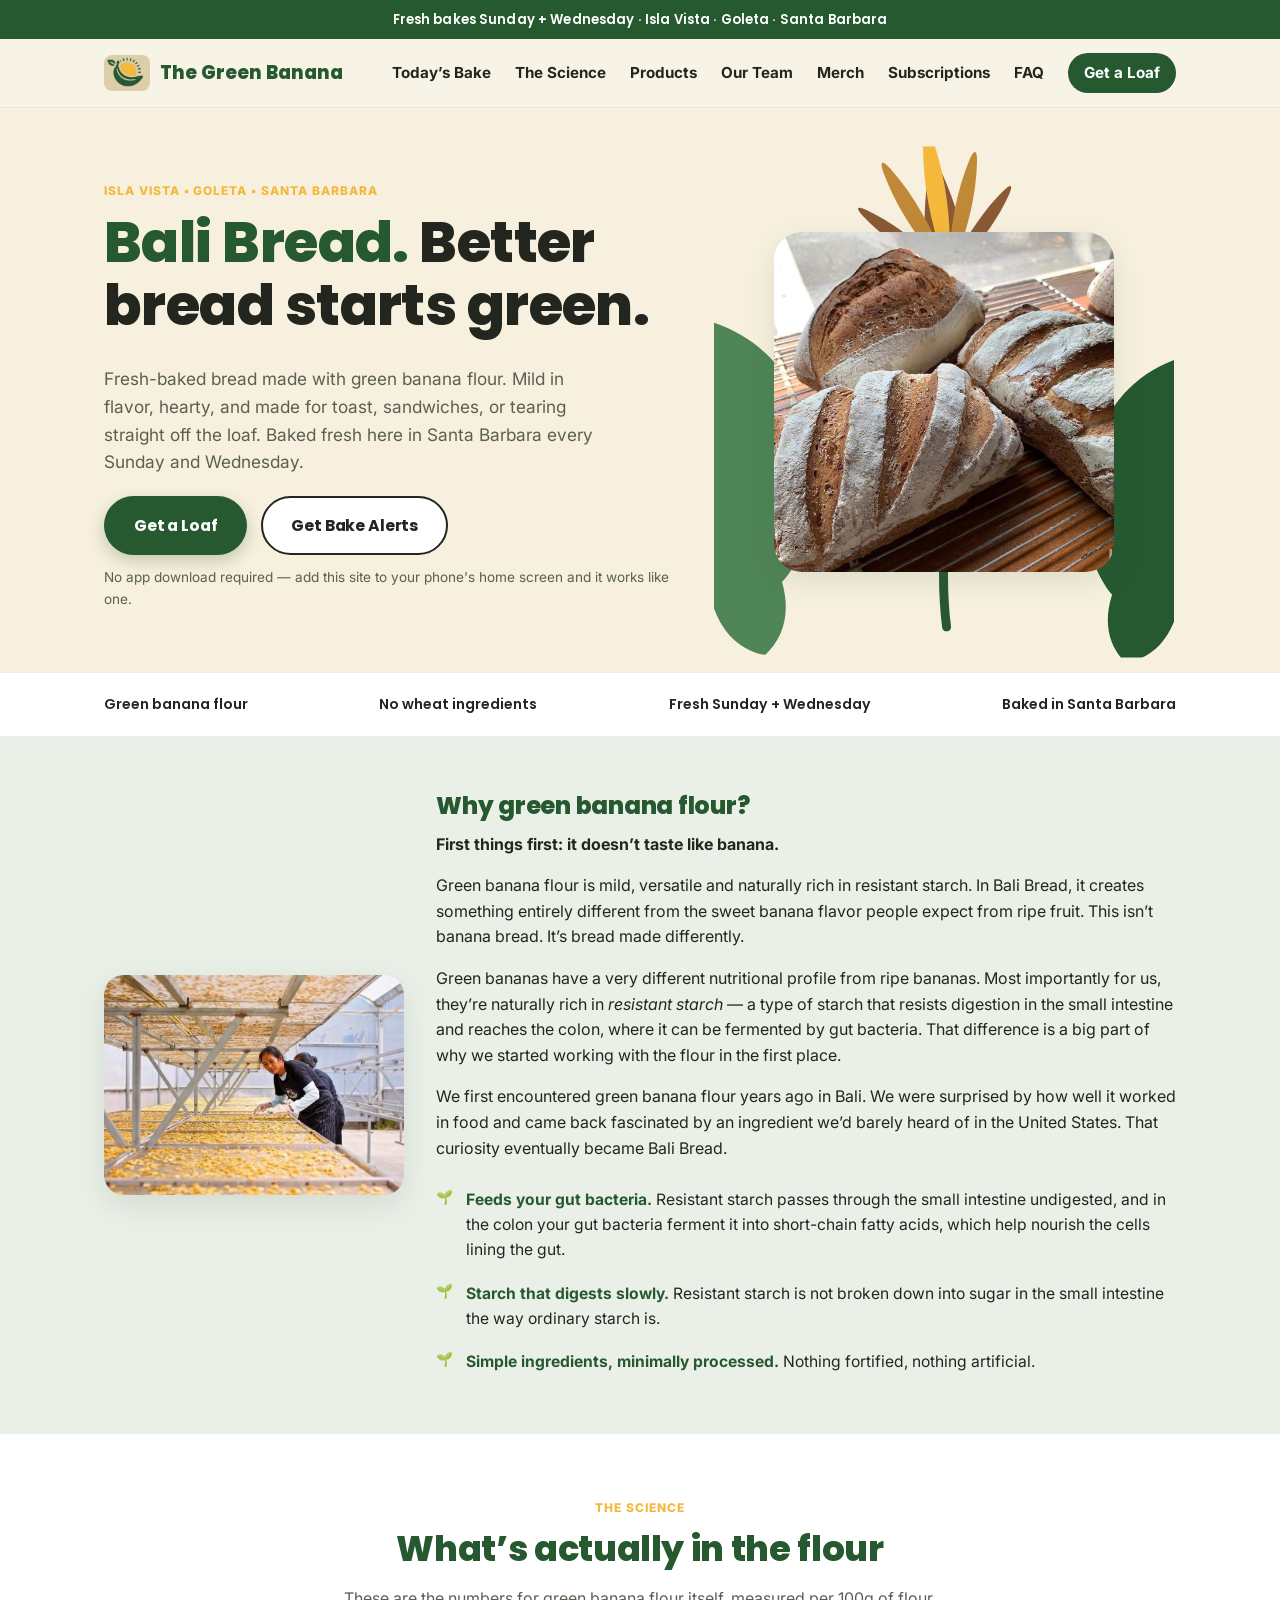
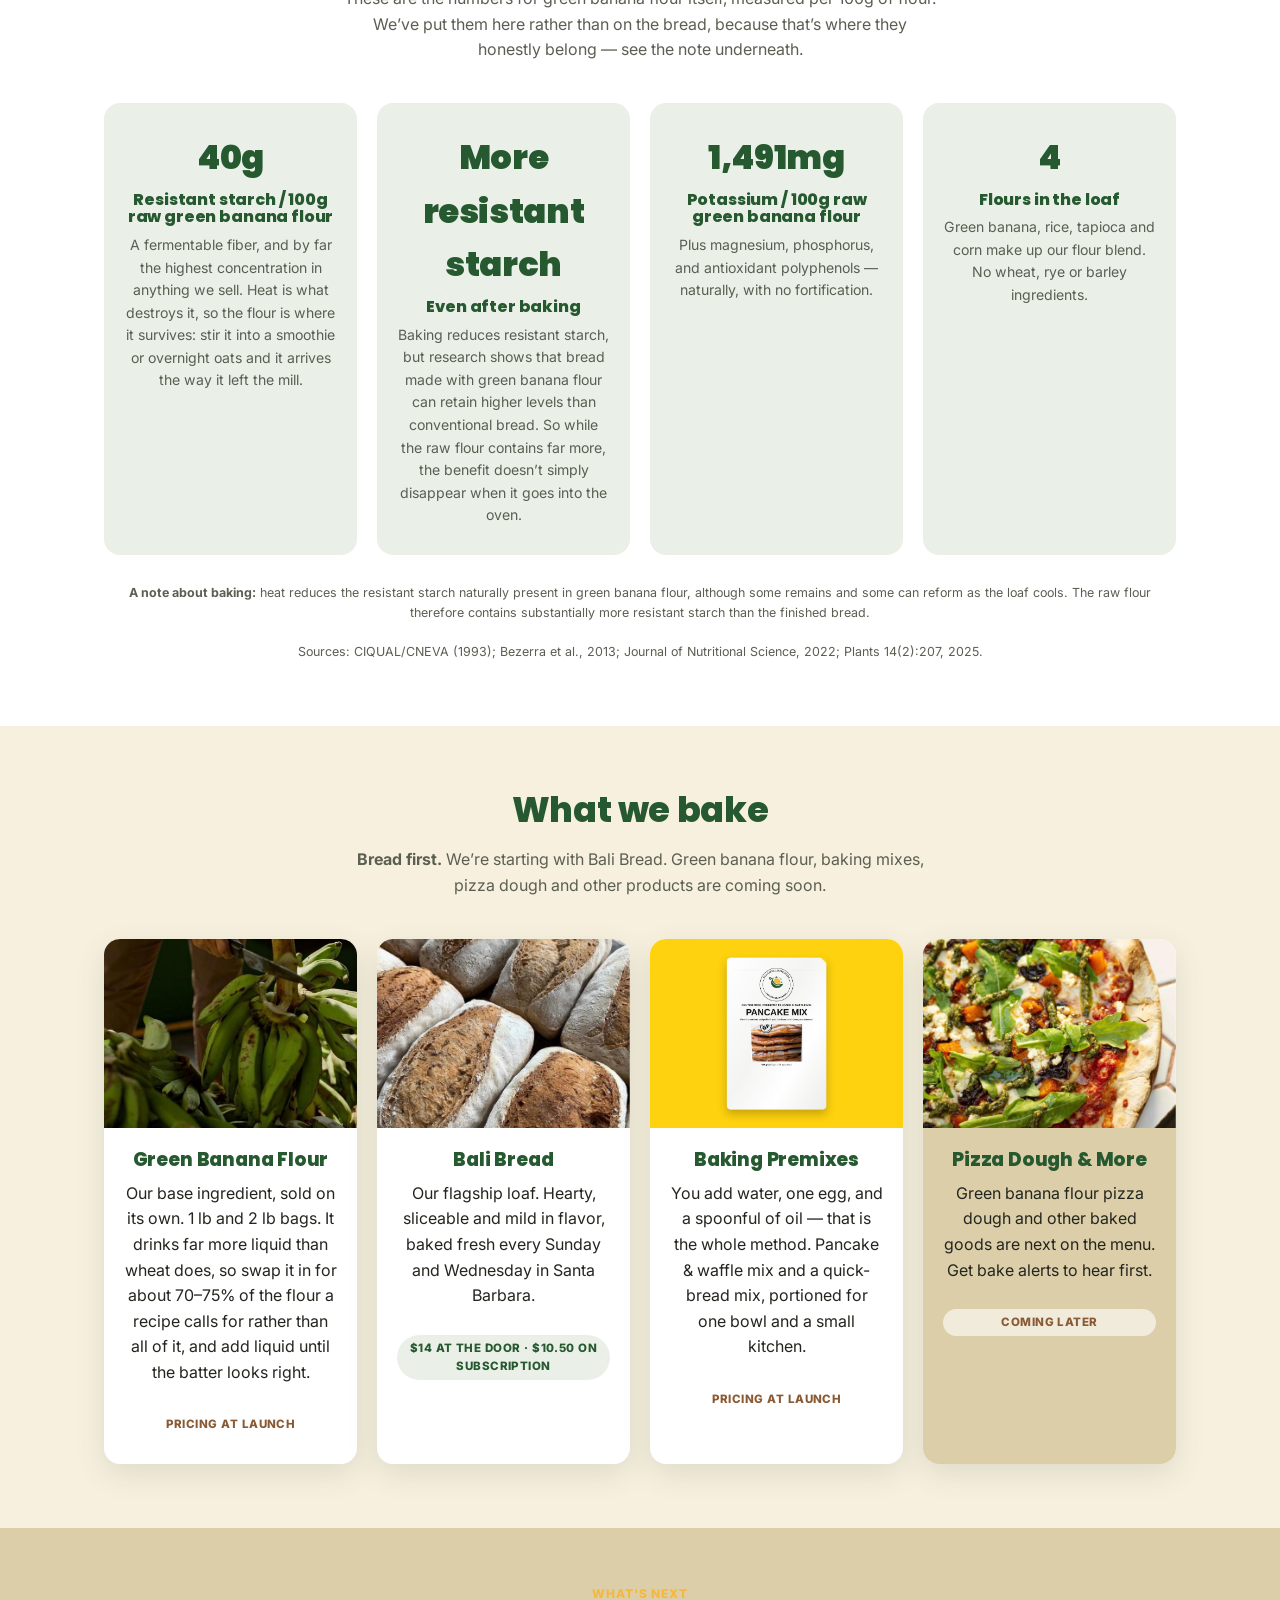
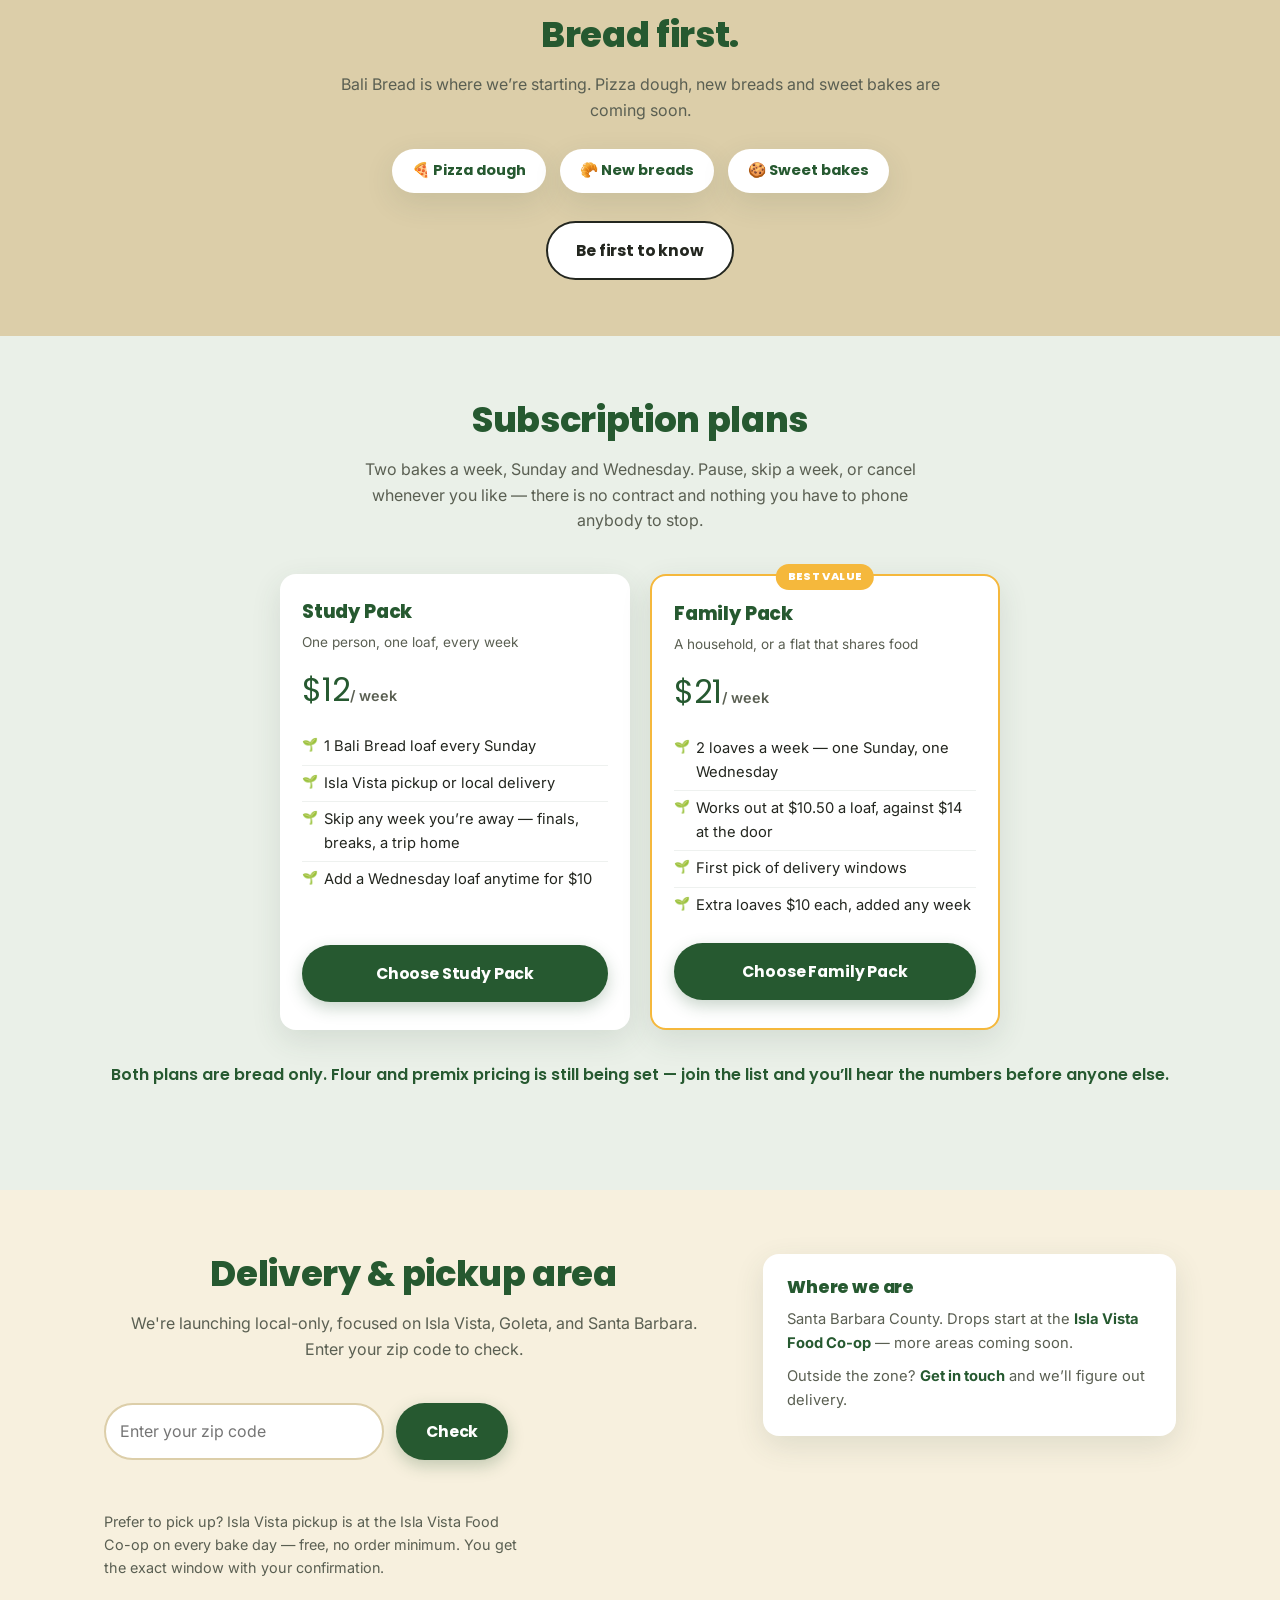
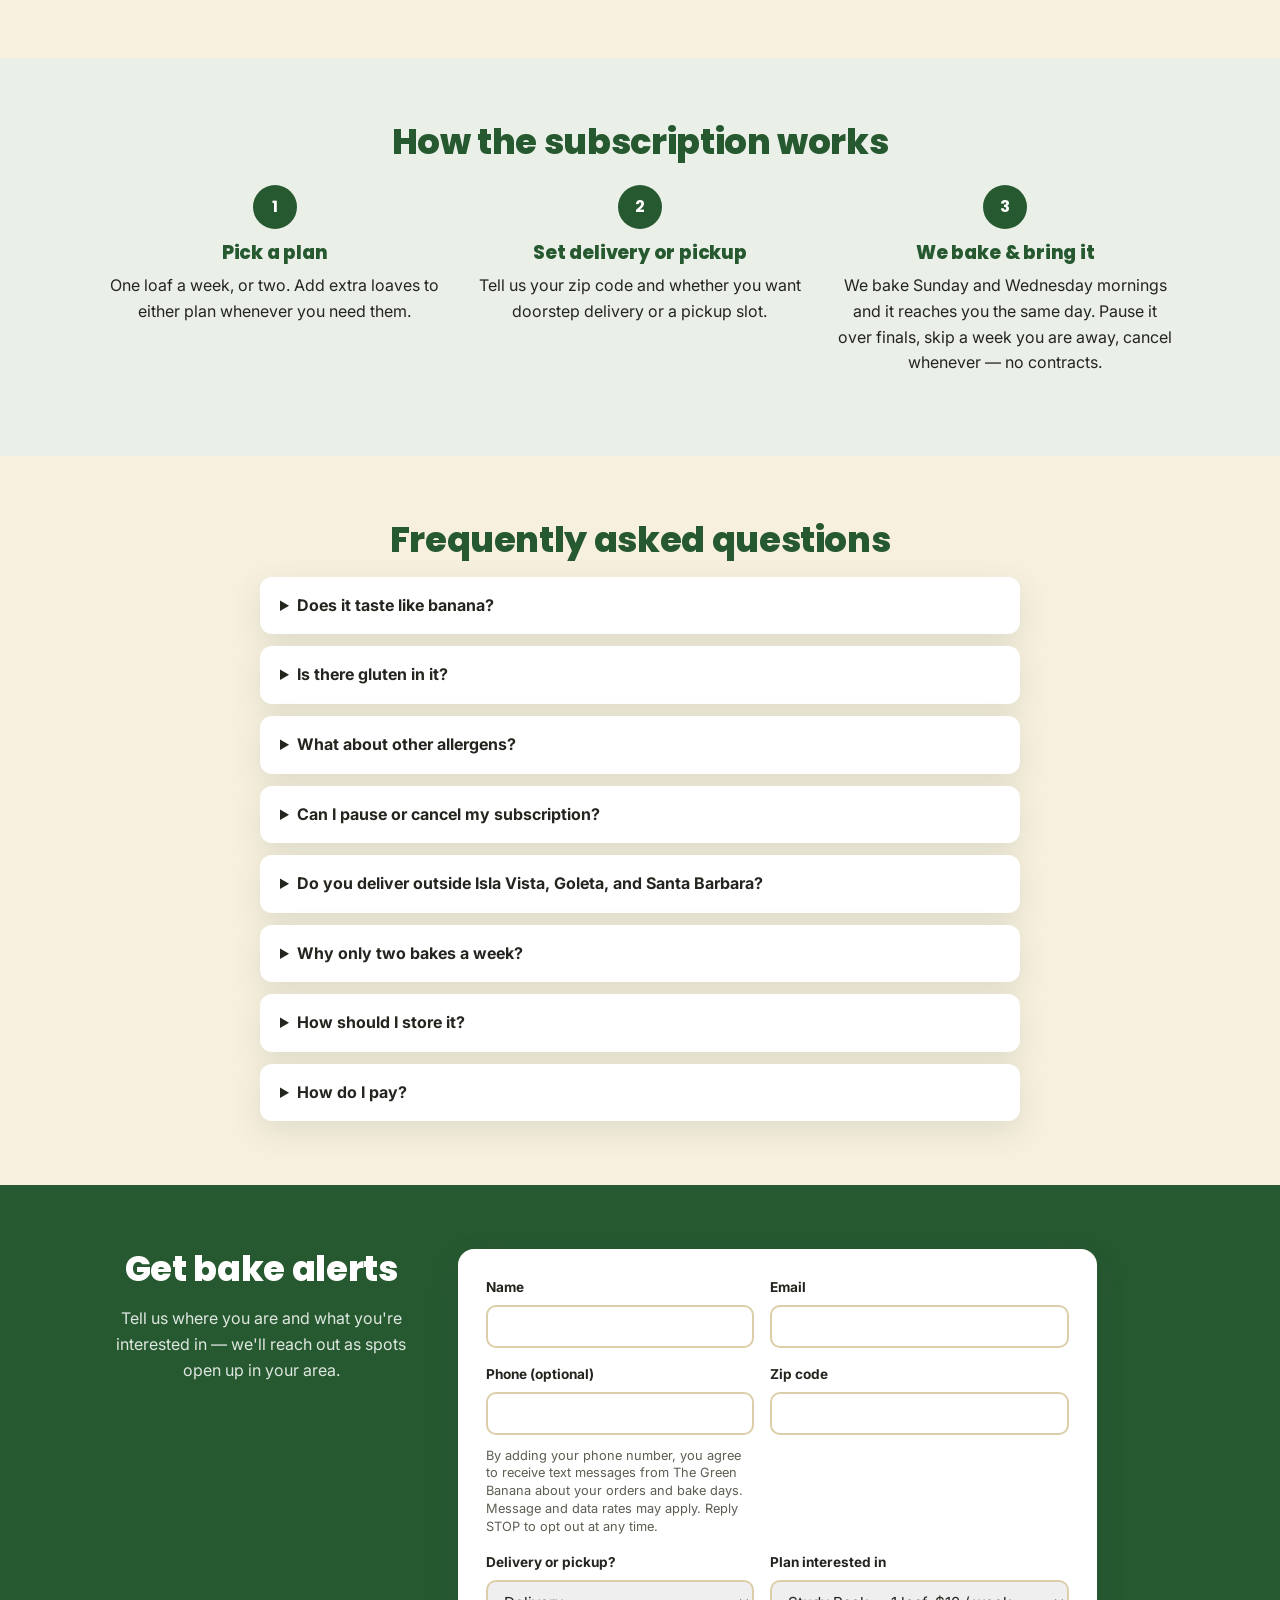
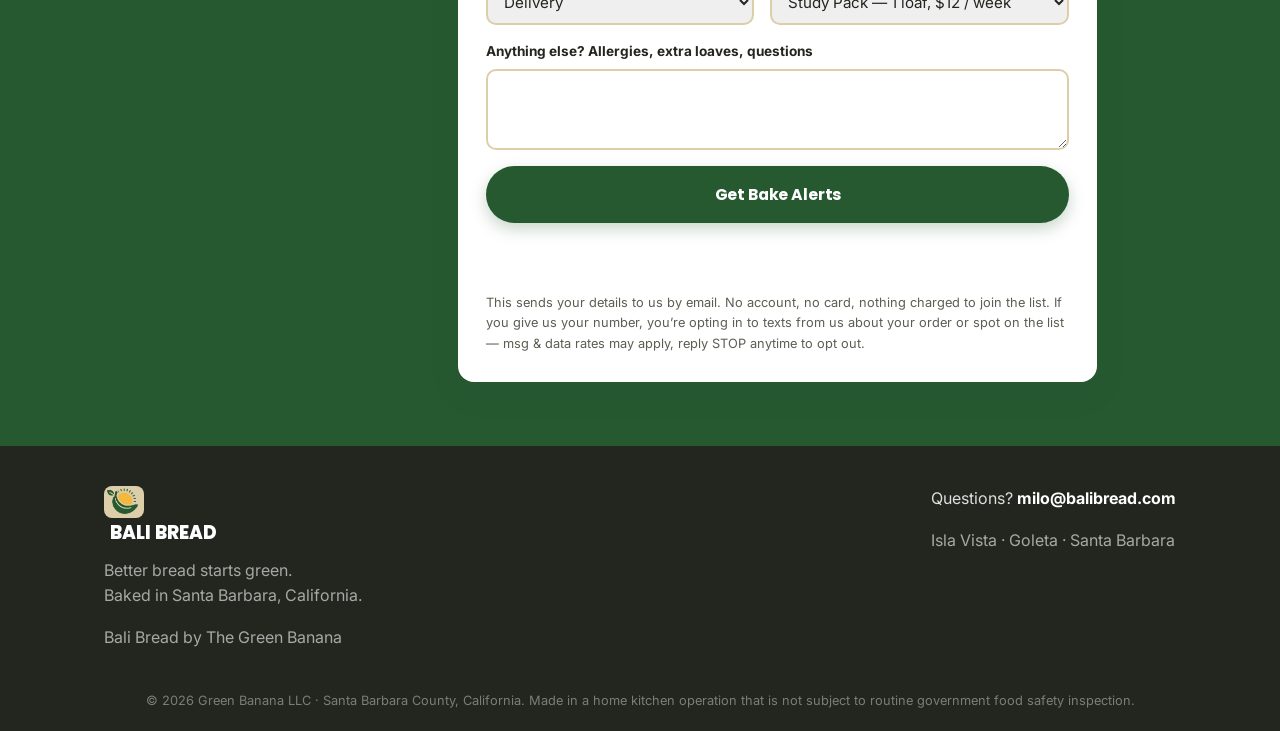
<file: index.html>
<!DOCTYPE html>
<html lang="en">
<head>
<meta charset="UTF-8">
<meta name="viewport" content="width=device-width, initial-scale=1.0">
<title>The Green Banana — Bali Bread &amp; Green Banana Flour, Delivered in IV, Goleta &amp; Santa Barbara</title>
<meta name="description" content="Bali Bread — fresh-baked bread made with green banana flour. Baked Sunday and Wednesday in Santa Barbara for Isla Vista, Goleta and Santa Barbara.">
<meta name="theme-color" content="#265930">
<link rel="manifest" href="manifest.json">
<link rel="icon" href="icons/icon-192.png">
<link rel="apple-touch-icon" href="icons/icon-192.png">
<link rel="preconnect" href="https://fonts.googleapis.com">
<link rel="preconnect" href="https://fonts.gstatic.com" crossorigin>
<link href="https://fonts.googleapis.com/css2?family=Poppins:wght@600;700;800;900&family=Inter:wght@400;500;600;700&display=swap" rel="stylesheet">
<link rel="stylesheet" href="css/style.css">
</head>
<body>

<!-- ============ BRAND NOTES ============ -->
<!--
  Brand: The Green Banana. Bread brand: Bali Bread.
  Green Banana LLC, Santa Barbara County, California.
-->

<div class="announce-bar">
  Fresh bakes Sunday + Wednesday &middot; Isla Vista &middot; Goleta &middot; Santa Barbara
</div>

<header class="site-header">
  <div class="wrap header-inner">
    <a class="logo" href="#top">
      <img class="logo-mark" src="images/logo.png" alt="The Green Banana logo">
      <span class="logo-text">The Green Banana</span>
    </a>
    <nav class="nav" aria-label="Primary">
      <a href="drop.html">Today&rsquo;s Bake</a>
      <a href="#nutrition">The Science</a>
      <a href="#products">Products</a>
      <a href="team.html">Our Team</a>
      <a href="merch.html">Merch</a>
      <a href="#plans">Subscriptions</a>
      <a href="#faq">FAQ</a>
      <a href="drop.html" class="nav-cta">Get a Loaf</a>
    </nav>
    <button class="nav-toggle" id="navToggle" aria-label="Open menu" aria-expanded="false">
      <span></span><span></span><span></span>
    </button>
  </div>
</header>

<main id="top">

  <!-- HERO -->
  <section class="hero">
    <div class="wrap hero-inner">
      <div class="hero-copy">
        <p class="eyebrow">Isla Vista &bull; Goleta &bull; Santa Barbara</p>
        <h1><span class="accent">Bali Bread.</span> Better bread starts green.</h1>
        <p class="hero-sub">Fresh-baked bread made with green banana flour. Mild in flavor, hearty, and made for toast, sandwiches, or tearing straight off the loaf. Baked fresh here in Santa Barbara every Sunday and Wednesday.</p>
        <div class="hero-actions">
          <a href="drop.html" class="btn btn-primary">Get a Loaf</a>
          <a href="#signup" class="btn btn-ghost">Get Bake Alerts</a>
        </div>
        <p class="hero-note">No app download required — add this site to your phone's home screen and it works like one.</p>
      </div>
      <div class="hero-art">
        <div class="hero-bloom" aria-hidden="true">
          <svg viewBox="0 0 360 400">
            <path fill="var(--green-mid)" opacity=".9" transform="translate(40,398) rotate(-16) scale(.95)" d="M0,0 C18,-9 30,-27 30,-54 C30,-54 80,-80 85,-168 C89,-230 53,-274 0,-292 C-53,-274 -89,-230 -85,-168 C-80,-80 -30,-54 -30,-54 C-30,-27 -18,-9 0,0 Z"/>
            <path fill="var(--green-deep)" transform="translate(322,404) rotate(18) scale(.88)" d="M0,0 C18,-9 30,-27 30,-54 C30,-54 80,-80 85,-168 C89,-230 53,-274 0,-292 C-53,-274 -89,-230 -85,-168 C-80,-80 -30,-54 -30,-54 C-30,-27 -18,-9 0,0 Z"/>
            <path d="M182,376 C172,296 198,236 176,166 C168,136 176,114 184,98" fill="none" stroke="var(--green-deep)" stroke-width="7" stroke-linecap="round"/>
            <g transform="translate(184,100) rotate(-8)">
              <path fill="var(--crust)" d="M-13,8 C-20,-26 -10,-68 0,-96 C10,-68 20,-26 13,8 C8,17 -8,17 -13,8 Z"/>
              <path fill="var(--crust)" transform="rotate(-46) scale(.9)" d="M0,0 C6,-27 9,-59 3,-91 C1,-100 -1,-100 -3,-91 C-9,-59 -6,-27 0,0 Z"/>
              <path fill="var(--flame)" transform="rotate(-23) scale(1.04)" d="M0,0 C6,-27 9,-59 3,-91 C1,-100 -1,-100 -3,-91 C-9,-59 -6,-27 0,0 Z"/>
              <path fill="var(--gold)" transform="rotate(-1) scale(1.18)" d="M0,0 C6,-27 9,-59 3,-91 C1,-100 -1,-100 -3,-91 C-9,-59 -6,-27 0,0 Z"/>
              <path fill="var(--flame)" transform="rotate(20) scale(1.0)" d="M0,0 C6,-27 9,-59 3,-91 C1,-100 -1,-100 -3,-91 C-9,-59 -6,-27 0,0 Z"/>
              <path fill="var(--crust)" transform="rotate(43) scale(.86)" d="M0,0 C6,-27 9,-59 3,-91 C1,-100 -1,-100 -3,-91 C-9,-59 -6,-27 0,0 Z"/>
            </g>
          </svg>
        </div>
        <img class="hero-photo" src="images/hero-bread.jpg" alt="Fresh-baked Bali Bread loaves, flour-dusted, cooling on a rack">
      </div>
    </div>
  </section>

  <!-- BENEFIT STRIP -->
  <section class="benefits">
    <div class="wrap benefits-inner">
      <div class="benefit">Green banana flour</div>
      <div class="benefit">No wheat ingredients</div>
      <div class="benefit">Fresh Sunday + Wednesday</div>
      <div class="benefit">Baked in Santa Barbara</div>
    </div>
  </section>

  <!-- STORY -->
  <section class="story">
    <div class="wrap story-inner">
      <div class="story-art">
        <img class="story-photo" src="images/story-process.jpg" alt="Sorting dried green banana chips before they're milled into flour">
      </div>
      <div class="story-copy">
        <h2>Why green banana flour?</h2>
        <p><strong>First things first: it doesn&rsquo;t taste like banana.</strong></p>
        <p>Green banana flour is mild, versatile and naturally rich in resistant starch. In Bali Bread, it creates something entirely different from the sweet banana flavor people expect from ripe fruit. This isn&rsquo;t banana bread. It&rsquo;s bread made differently.</p>
        <p>Green bananas have a very different nutritional profile from ripe bananas. Most importantly for us, they&rsquo;re naturally rich in <em>resistant starch</em> &mdash; a type of starch that resists digestion in the small intestine and reaches the colon, where it can be fermented by gut bacteria. That difference is a big part of why we started working with the flour in the first place.</p>
        <p>We first encountered green banana flour years ago in Bali. We were surprised by how well it worked in food and came back fascinated by an ingredient we&rsquo;d barely heard of in the United States. That curiosity eventually became Bali Bread.</p>
        <ul class="benefit-points">
          <li><strong>Feeds your gut bacteria.</strong> Resistant starch passes through the small intestine undigested, and in the colon your gut bacteria ferment it into short-chain fatty acids, which help nourish the cells lining the gut.</li>
          <li><strong>Starch that digests slowly.</strong> Resistant starch is not broken down into sugar in the small intestine the way ordinary starch is.</li>
          <li><strong>Simple ingredients, minimally processed.</strong> Nothing fortified, nothing artificial.</li>
        </ul>
      </div>
    </div>
  </section>

  <!-- NUTRITION / SCIENCE -->
  <section id="nutrition" class="nutrition">
    <div class="wrap">
      <p class="eyebrow eyebrow--center">The Science</p>
      <h2 class="section-title">What&rsquo;s actually in the flour</h2>
      <p class="section-sub">These are the numbers for green banana flour itself, measured per 100g of flour. We&rsquo;ve put them here rather than on the bread, because that&rsquo;s where they honestly belong &mdash; see the note underneath.</p>
      <div class="nutrition-grid">
        <div class="nutrition-card">
          <span class="nutrition-stat">40g</span>
          <h3>Resistant starch / 100g raw green banana flour</h3>
          <p>A fermentable fiber, and by far the highest concentration in anything we sell. Heat is what destroys it, so the flour is where it survives: stir it into a smoothie or overnight oats and it arrives the way it left the mill.</p>
        </div>
        <div class="nutrition-card">
          <span class="nutrition-stat">More resistant starch</span>
          <h3>Even after baking</h3>
          <p>Baking reduces resistant starch, but research shows that bread made with green banana flour can retain higher levels than conventional bread. So while the raw flour contains far more, the benefit doesn&rsquo;t simply disappear when it goes into the oven.</p>
        </div>
        <div class="nutrition-card">
          <span class="nutrition-stat">1,491mg</span>
          <h3>Potassium / 100g raw green banana flour</h3>
          <p>Plus magnesium, phosphorus, and antioxidant polyphenols — naturally, with no fortification.</p>
        </div>
        <div class="nutrition-card">
          <span class="nutrition-stat">4</span>
          <h3>Flours in the loaf</h3>
          <p>Green banana, rice, tapioca and corn make up our flour blend. No wheat, rye or barley ingredients.</p>
        </div>
      </div>
      <p class="nutrition-source"><strong>A note about baking:</strong> heat reduces the resistant starch naturally present in green banana flour, although some remains and some can reform as the loaf cools. The raw flour therefore contains substantially more resistant starch than the finished bread.<br><br>Sources: CIQUAL/CNEVA (1993); Bezerra et al., 2013; Journal of Nutritional Science, 2022; Plants 14(2):207, 2025.</p>
    </div>
  </section>

  <!-- PRODUCTS -->
  <section id="products" class="products">
    <div class="wrap">
      <h2 class="section-title">What we bake</h2>
      <p class="section-sub"><strong>Bread first.</strong> We&rsquo;re starting with Bali Bread. Green banana flour, baking mixes, pizza dough and other products are coming soon.</p>

      <div class="product-grid">
        <article class="product-card">
          <div class="product-photo"><img src="images/product-flour.jpg" alt="Freshly harvested green bananas, cut for milling into flour"></div>
          <div class="product-card-body">
            <h3>Green Banana Flour</h3>
            <p>Our base ingredient, sold on its own. 1 lb and 2 lb bags. It drinks far more liquid than wheat does, so swap it in for about 70&ndash;75% of the flour a recipe calls for rather than all of it, and add liquid until the batter looks right.</p>
            <span class="tag tag-soon">Pricing at launch</span>
          </div>
        </article>

        <article class="product-card">
          <div class="product-photo"><img src="images/product-bali-bread.jpg" alt="Bali Bread loaves, sliced, showing the crumb"></div>
          <div class="product-card-body">
            <h3>Bali Bread</h3>
            <p>Our flagship loaf. Hearty, sliceable and mild in flavor, baked fresh every Sunday and Wednesday in Santa Barbara.</p>
            <span class="tag">$14 at the door &middot; $10.50 on subscription</span>
          </div>
        </article>

        <article class="product-card">
          <div class="product-photo product-photo--pouch"><img src="images/product-premix-bag.jpg" alt="The Green Banana pancake and waffle mix pouch"></div>
          <div class="product-card-body">
            <h3>Baking Premixes</h3>
            <p>You add water, one egg, and a spoonful of oil &mdash; that is the whole method. Pancake &amp; waffle mix and a quick-bread mix, portioned for one bowl and a small kitchen.</p>
            <span class="tag tag-soon">Pricing at launch</span>
          </div>
        </article>

        <article class="product-card product-card--soon">
          <div class="product-photo"><img src="images/product-pizza-soon.jpg" alt="Green banana flour pizza crust topped with arugula and squash"></div>
          <div class="product-card-body">
            <h3>Pizza Dough &amp; More</h3>
            <p>Green banana flour pizza dough and other baked goods are next on the menu. Get bake alerts to hear first.</p>
            <span class="tag tag-soon">Coming later</span>
          </div>
        </article>
      </div>
    </div>
  </section>

  <!-- MORE IS COMING -->
  <section class="more-soon">
    <div class="wrap more-soon-inner">
      <p class="eyebrow eyebrow--center">What's Next</p>
      <h2 class="section-title">Bread first.</h2>
      <p class="section-sub">Bali Bread is where we&rsquo;re starting. Pizza dough, new breads and sweet bakes are coming soon.</p>
      <div class="soon-chips">
        <span class="soon-chip">🍕 Pizza dough</span>
        <span class="soon-chip">🥐 New breads</span>
        <span class="soon-chip">🍪 Sweet bakes</span>
      </div>
      <a href="#signup" class="btn btn-ghost">Be first to know</a>
    </div>
  </section>

  <!-- PLANS -->
  <section id="plans" class="plans">
    <div class="wrap">
      <h2 class="section-title">Subscription plans</h2>
      <p class="section-sub">Two bakes a week, Sunday and Wednesday. Pause, skip a week, or cancel whenever you like &mdash; there is no contract and nothing you have to phone anybody to stop.</p>

      <div class="plan-grid plan-grid--two">

        <article class="plan-card" data-plan="student">
          <h3>Study Pack</h3>
          <p class="plan-audience">One person, one loaf, every week</p>
          <p class="plan-price">$12<span>/ week</span></p>
          <ul class="plan-features">
            <li>1 Bali Bread loaf every Sunday</li>
            <li>Isla Vista pickup or local delivery</li>
            <li>Skip any week you&rsquo;re away &mdash; finals, breaks, a trip home</li>
            <li>Add a Wednesday loaf anytime for $10</li>
          </ul>
          <button class="btn btn-primary plan-btn" data-plan-name="Study Pack">Choose Study Pack</button>
        </article>

        <article class="plan-card plan-card--popular" data-plan="family">
          <div class="plan-ribbon">Best value</div>
          <h3>Family Pack</h3>
          <p class="plan-audience">A household, or a flat that shares food</p>
          <p class="plan-price">$21<span>/ week</span></p>
          <ul class="plan-features">
            <li>2 loaves a week &mdash; one Sunday, one Wednesday</li>
            <li>Works out at $10.50 a loaf, against $14 at the door</li>
            <li>First pick of delivery windows</li>
            <li>Extra loaves $10 each, added any week</li>
          </ul>
          <button class="btn btn-primary plan-btn" data-plan-name="Family Pack">Choose Family Pack</button>
        </article>

      </div>
      <p class="plan-founding">Both plans are bread only. Flour and premix pricing is still being set &mdash; join the list and you&rsquo;ll hear the numbers before anyone else.</p>
      <p class="plan-fineprint" id="checkoutNote"></p>
    </div>
  </section>

  <!-- DELIVERY AREA -->
  <section id="delivery" class="delivery">
    <div class="wrap delivery-inner">
      <div>
        <h2 class="section-title">Delivery &amp; pickup area</h2>
        <p class="section-sub">We're launching local-only, focused on Isla Vista, Goleta, and Santa Barbara. Enter your zip code to check.</p>
        <form id="zipForm" class="zip-form" autocomplete="off">
          <label for="zipInput" class="visually-hidden">Zip code</label>
          <input type="text" id="zipInput" inputmode="numeric" pattern="[0-9]{5}" maxlength="5" placeholder="Enter your zip code" required>
          <button type="submit" class="btn btn-primary">Check</button>
        </form>
        <p id="zipResult" class="zip-result" role="status"></p>
        <p class="delivery-note">Prefer to pick up? Isla Vista pickup is at the Isla Vista Food Co-op on every bake day &mdash; free, no order minimum. You get the exact window with your confirmation.</p>
      </div>
      <div class="delivery-zones" aria-hidden="true">
        <h3>Where we are</h3>
        <p class="delivery-zones-copy">Santa Barbara County. Drops start at the <strong>Isla Vista Food Co-op</strong> &mdash; more areas coming soon.</p>
        <p class="delivery-zones-copy delivery-zones-call">Outside the zone? <a href="#signup">Get in touch</a> and we&rsquo;ll figure out delivery.</p>
      </div>
    </div>
  </section>

  <!-- HOW IT WORKS -->
  <section class="how">
    <div class="wrap">
      <h2 class="section-title">How the subscription works</h2>
      <div class="how-grid">
        <div class="how-step">
          <div class="how-num">1</div>
          <h3>Pick a plan</h3>
          <p>One loaf a week, or two. Add extra loaves to either plan whenever you need them.</p>
        </div>
        <div class="how-step">
          <div class="how-num">2</div>
          <h3>Set delivery or pickup</h3>
          <p>Tell us your zip code and whether you want doorstep delivery or a pickup slot.</p>
        </div>
        <div class="how-step">
          <div class="how-num">3</div>
          <h3>We bake &amp; bring it</h3>
          <p>We bake Sunday and Wednesday mornings and it reaches you the same day. Pause it over finals, skip a week you are away, cancel whenever &mdash; no contracts.</p>
        </div>
      </div>
    </div>
  </section>

  <!-- FAQ -->
  <section id="faq" class="faq">
    <div class="wrap">
      <h2 class="section-title">Frequently asked questions</h2>
      <div class="faq-list">
        <details>
          <summary>Does it taste like banana?</summary>
          <p>No. Green banana flour doesn&rsquo;t have the sweetness or familiar banana flavor of ripe fruit. Bali Bread tastes like bread &mdash; not banana bread.</p>
        </details>
        <details>
          <summary>Is there gluten in it?</summary>
          <p>Bali Bread contains no wheat, rye or barley ingredients. Our current Santa Barbara kitchen is not a dedicated certified gluten-free facility, so we cannot guarantee against cross-contact. If you have celiac disease or a serious allergy, please contact us before ordering.</p>
          <img src="images/cant-eat-gluten.jpg" alt="Can't eat gluten? That's okay! A cartoon banana in sunglasses" style="display:block;width:100%;max-width:280px;margin:14px auto 4px;border-radius:12px;">
        </details>
        <details>
          <summary>What about other allergens?</summary>
          <p>Our pancake &amp; waffle mix and quick-bread premix call for you to add one egg at home &mdash; the bag itself has no egg in it. Everything we sell is baked fresh here in Santa Barbara under California&rsquo;s Cottage Food Operation law, not in a certified allergen-controlled facility, so we can&rsquo;t guarantee any product is free of cross-contact with other allergens. If you have a serious allergy, message us before you order and we&rsquo;ll tell you exactly what&rsquo;s been in the kitchen.</p>
        </details>
        <details>
          <summary>Can I pause or cancel my subscription?</summary>
          <p>Yes. Pause, skip a delivery, switch plans or cancel from the link in your confirmation email, or just reply to it and we will do it for you.</p>
        </details>
        <details>
          <summary>Do you deliver outside Isla Vista, Goleta, and Santa Barbara?</summary>
          <p>Not yet. We're starting hyper-local so every loaf is fresh. Sign up for bake alerts and tell us your area — expansion plans will follow demand.</p>
        </details>
        <details>
          <summary>Why only two bakes a week?</summary>
          <p>Because fresh bread is better bread. We&rsquo;re starting small, baking to demand and keeping the time between oven and customer as short as possible. Sunday and Wednesday keep the bread fresh without baking more than Santa Barbara actually wants.</p>
        </details>
        <details>
          <summary>How should I store it?</summary>
          <p>Keep it on the counter in its bag for up to two days. After that, slice and freeze it, then toast straight from frozen. Skip the refrigerator &mdash; it makes bread stale faster.</p>
        </details>
        <details>
          <summary>How do I pay?</summary>
          <p>Card payments go live with the first bake. Join the list now and we will send you the link before your first delivery &mdash; nothing is charged until bread is actually on its way to you.</p>
        </details>
      </div>
    </div>
  </section>

  <!-- SIGNUP -->
  <section id="signup" class="signup">
    <div class="wrap signup-inner">
      <div>
        <h2 class="section-title">Get bake alerts</h2>
        <p class="section-sub">Tell us where you are and what you're interested in — we'll reach out as spots open up in your area.</p>
      </div>
      <form id="signupForm" class="signup-form">
        <div class="form-row">
          <label for="nameInput">Name</label>
          <input type="text" id="nameInput" name="name" required>
        </div>
        <div class="form-row">
          <label for="emailInput">Email</label>
          <input type="email" id="emailInput" name="email" required>
        </div>
        <div class="form-row">
          <label for="phoneInput">Phone (optional)</label>
          <input type="tel" id="phoneInput" name="phone">
          <p style="font-size:.8rem;line-height:1.4;color:var(--ink-soft);margin:.35rem 0 0;">By adding your phone number, you agree to receive text messages from The Green Banana about your orders and bake days. Message and data rates may apply. Reply STOP to opt out at any time.</p>
        </div>
        <div class="form-row">
          <label for="signupZip">Zip code</label>
          <input type="text" id="signupZip" name="zip" inputmode="numeric" pattern="[0-9]{5}" maxlength="5" required>
        </div>
        <div class="form-row">
          <label for="fulfillmentSelect">Delivery or pickup?</label>
          <select id="fulfillmentSelect" name="fulfillment">
            <option value="Delivery">Delivery</option>
            <option value="Pickup">Pickup</option>
            <option value="Not sure yet">Not sure yet</option>
          </select>
        </div>
        <div class="form-row">
          <label for="planSelect">Plan interested in</label>
          <select id="planSelect" name="plan">
            <option value="Study Pack">Study Pack &mdash; 1 loaf, $12 / week</option>
            <option value="Family Pack">Family Pack &mdash; 2 loaves, $21 / week</option>
            <option value="Flour or premix only">Flour or premix only</option>
            <option value="Not sure yet">Not sure yet</option>
          </select>
        </div>
        <div class="form-row form-row--full">
          <label for="notesInput">Anything else? Allergies, extra loaves, questions</label>
          <textarea id="notesInput" name="notes" rows="3"></textarea>
        </div>
        <button type="submit" class="btn btn-primary form-submit">Get Bake Alerts</button>
        <p id="signupStatus" class="signup-status" role="status"></p>
        <p class="signup-fineprint">This sends your details to us by email. No account, no card, nothing charged to join the list. If you give us your number, you&rsquo;re opting in to texts from us about your order or spot on the list &mdash; msg &amp; data rates may apply, reply STOP anytime to opt out.</p>
      </form>
    </div>
  </section>

</main>

<footer class="site-footer">
  <div class="wrap footer-inner">
    <div>
      <img class="logo-mark logo-mark--footer" src="images/logo.png" alt="The Green Banana logo">
      <span class="logo-text">BALI BREAD</span>
      <p class="footer-tag">Better bread starts green.<br>Baked in Santa Barbara, California.</p>
      <p class="footer-tag">Bali Bread by The Green Banana</p>
    </div>
    <div class="footer-contact">
      <p>Questions? <a href="mailto:milo@balibread.com">milo@balibread.com</a></p>
      <p class="footer-note">Isla Vista &middot; Goleta &middot; Santa Barbara</p>
    </div>
  </div>
  <p class="footer-fine">&copy; <span id="year"></span> Green Banana LLC &middot; Santa Barbara County, California. Made in a home kitchen operation that is not subject to routine government food safety inspection.</p>
</footer>

<script src="js/app.js"></script>
</body>
</html>
</file>
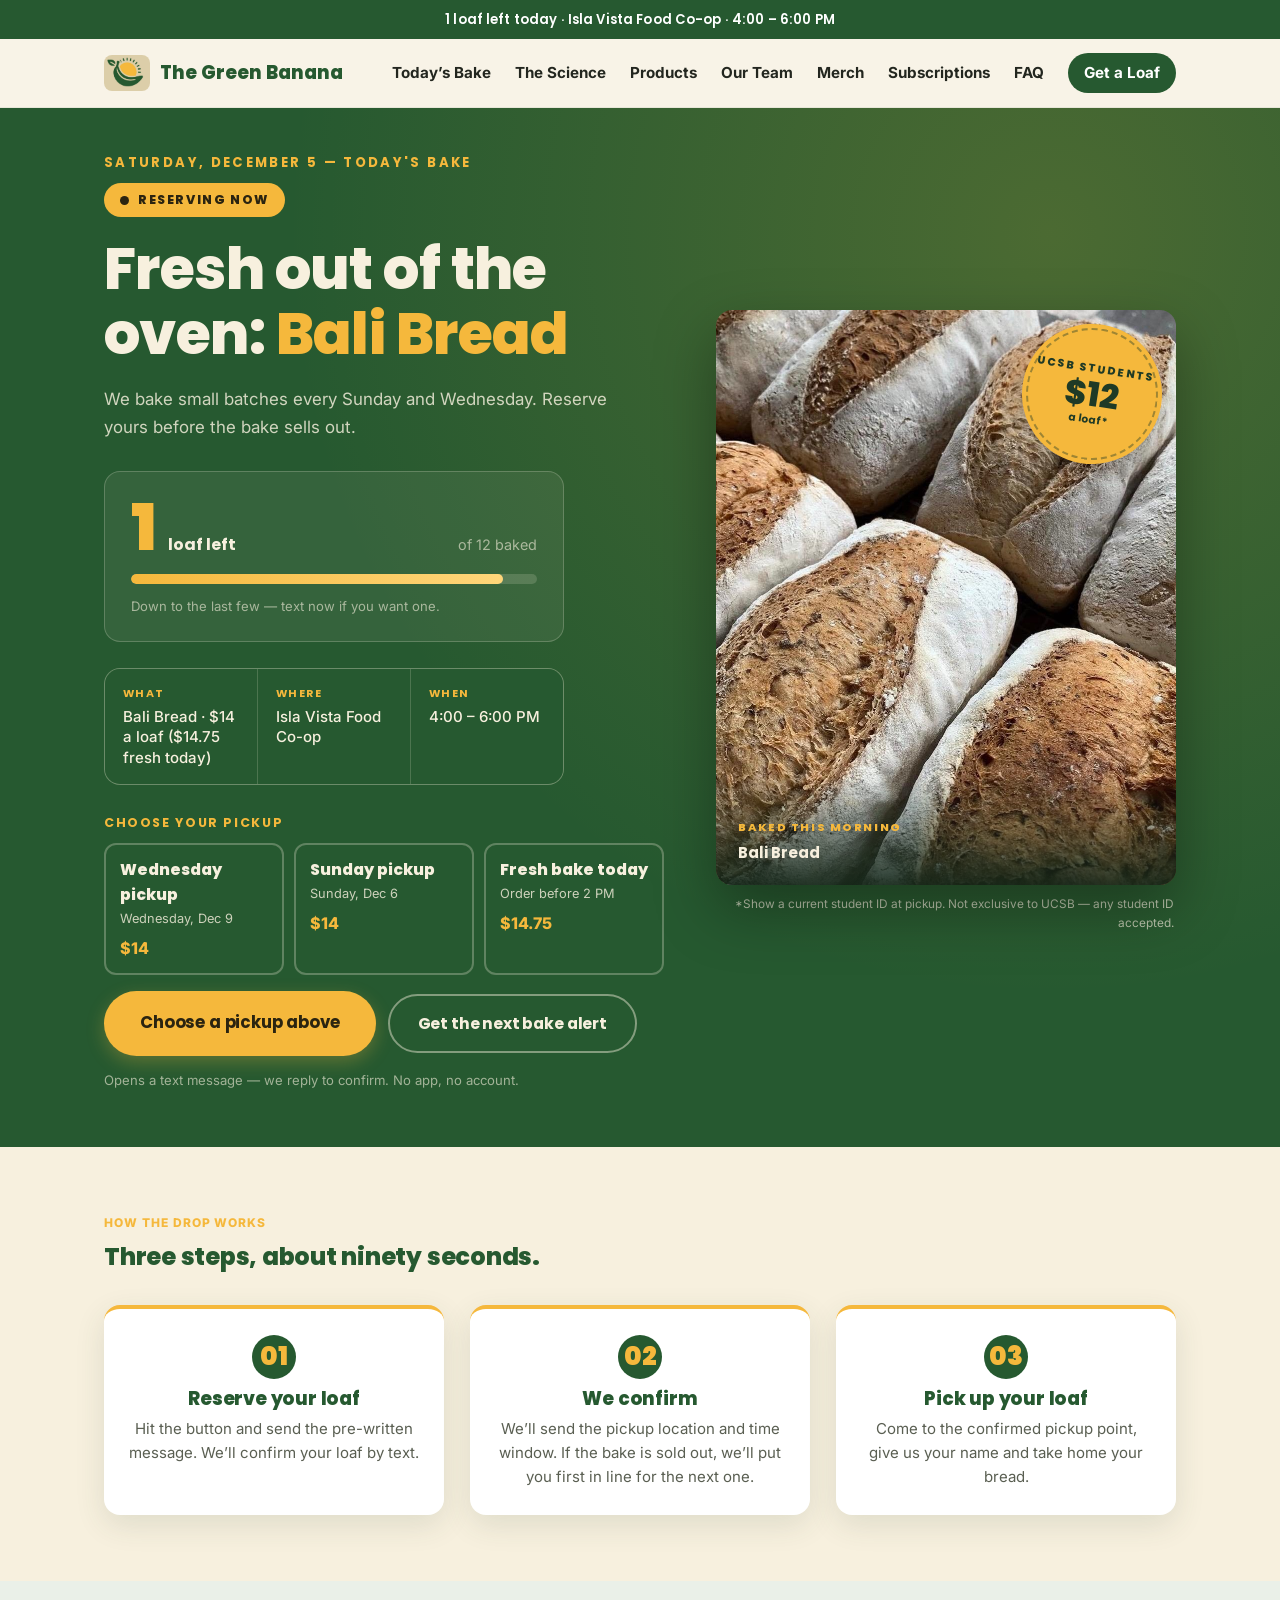
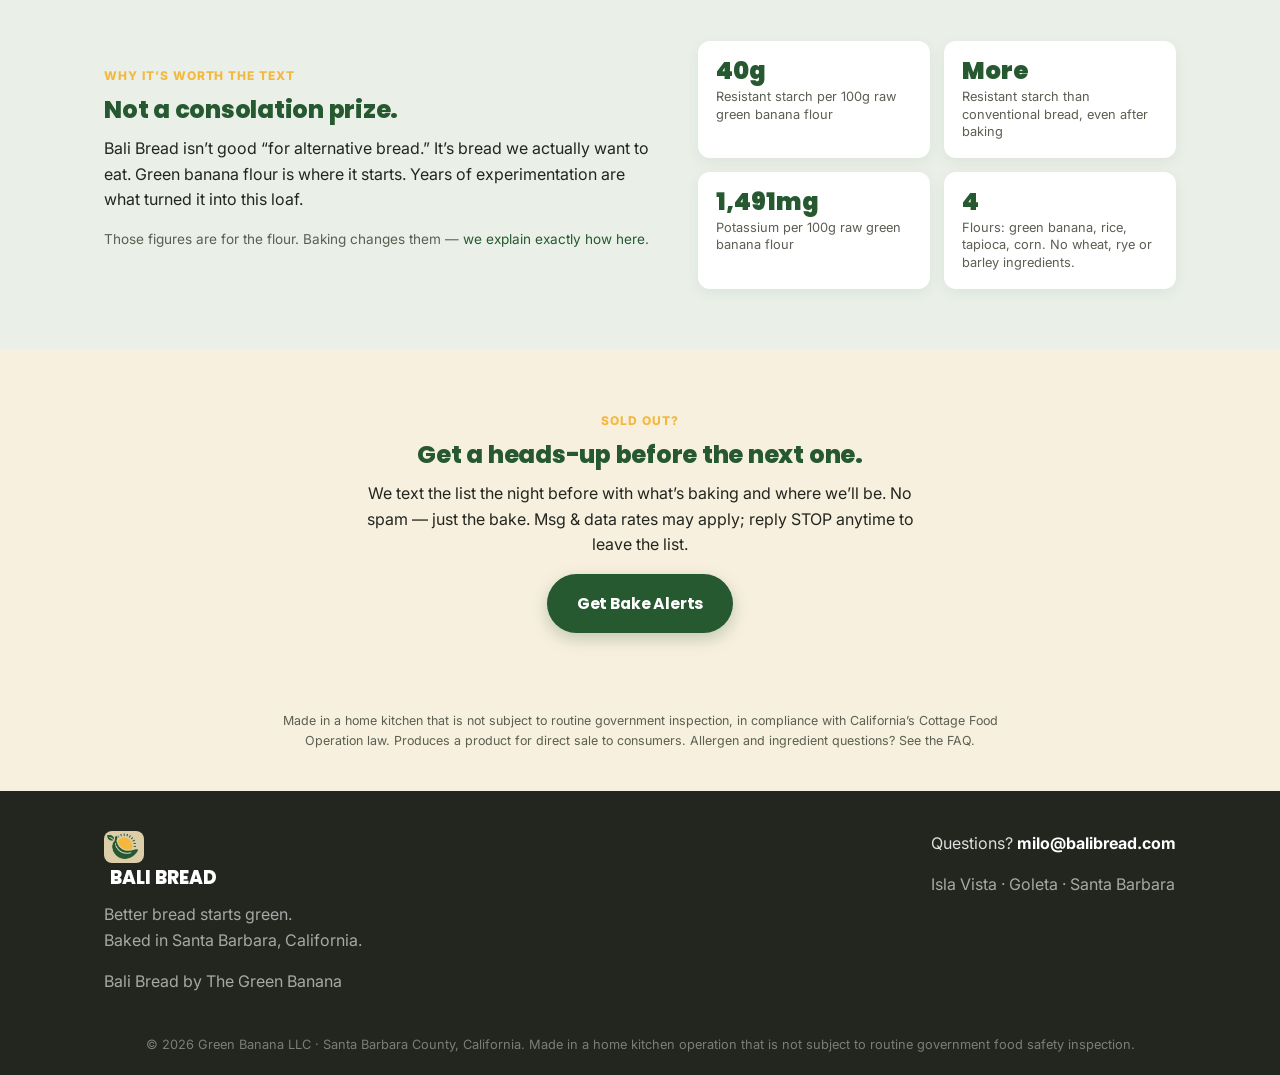
<file: drop.html>
<!DOCTYPE html>
<html lang="en">
<head>
<meta charset="UTF-8">
<meta name="viewport" content="width=device-width, initial-scale=1.0">
<title>Today's Bake — The Green Banana | Bali Bread in Santa Barbara</title>
<meta name="description" content="A few loaves of Bali Bread, baked fresh this morning. Reserve one by text, pick it up from the green Subaru. Isla Vista, Goleta &amp; Santa Barbara.">
<meta name="theme-color" content="#265930">
<link rel="icon" href="icons/icon-192.png">
<link rel="apple-touch-icon" href="icons/icon-192.png">
<link rel="preconnect" href="https://fonts.googleapis.com">
<link rel="preconnect" href="https://fonts.gstatic.com" crossorigin>
<link href="https://fonts.googleapis.com/css2?family=Poppins:wght@600;700;800;900&family=Inter:wght@400;500;600;700&display=swap" rel="stylesheet">
<link rel="stylesheet" href="css/style.css">
<style>
  /* ===== Drop page — layered on top of the shared brand stylesheet ===== */

  .drop-hero{
    background: var(--green-deep);
    color: var(--cream);
    padding: 44px 0 56px;
    position: relative;
    overflow: hidden;
  }
  .drop-hero::after{
    content:"";
    position:absolute; inset:0;
    background: radial-gradient(circle at 82% 12%, rgba(245,184,60,0.18), transparent 55%);
    pointer-events:none;
  }
  .drop-hero .wrap{ position:relative; z-index:1; }

  .drop-grid{
    display:grid; grid-template-columns: minmax(0,1fr) minmax(0,0.82fr);
    gap: 52px; align-items:center;
  }
  .drop-photo{
    position:relative; border-radius: var(--radius); overflow:hidden;
    box-shadow: 0 24px 60px rgba(0,0,0,0.35);
    aspect-ratio: 4 / 5;
  }
  .drop-photo img{ width:100%; height:100%; object-fit:cover; }
  .drop-photo-tag{
    position:absolute; left:0; bottom:0; right:0;
    background: linear-gradient(to top, rgba(20,38,24,0.92), rgba(20,38,24,0));
    padding: 42px 22px 20px;
    font-family: var(--font-head); font-weight:700; color: var(--cream);
    font-size:.94rem;
  }
  .drop-photo-tag span{
    display:block; font-size:.7rem; letter-spacing:.14em; text-transform:uppercase;
    color: var(--gold); margin-bottom:4px; font-weight:800;
  }
  @media (max-width: 900px){
    .drop-grid{ grid-template-columns:1fr; gap:34px; }
    .drop-photo{ aspect-ratio: 16 / 10; max-height: 300px; }
  }

  .drop-date{
    font-family: var(--font-head);
    font-weight:700; font-size:.82rem; letter-spacing:.18em; text-transform:uppercase;
    color: var(--gold); margin-bottom:10px;
  }

  .drop-status{
    display:inline-flex; align-items:center; gap:9px;
    font-family: var(--font-head); font-weight:800;
    font-size:.78rem; letter-spacing:.13em; text-transform:uppercase;
    padding: 7px 16px; border-radius:999px; margin-bottom:20px;
  }
  .drop-status .dot{ width:9px; height:9px; border-radius:50%; display:block; }
  .drop-status.is-live{ background: var(--gold); color:#2b2410; }
  .drop-status.is-live .dot{ background:#2b2410; animation: pulse 1.6s ease-in-out infinite; }
  .drop-status.is-soon{ background: rgba(247,240,222,0.16); color: var(--cream); border:1px solid rgba(247,240,222,0.35); }
  .drop-status.is-soon .dot{ background: var(--cream); }
  .drop-status.is-out{ background: rgba(247,240,222,0.1); color: rgba(247,240,222,0.72); border:1px solid rgba(247,240,222,0.22); }
  .drop-status.is-out .dot{ background: rgba(247,240,222,0.5); }
  @keyframes pulse{ 0%,100%{ opacity:1; transform:scale(1);} 50%{ opacity:.35; transform:scale(.82);} }

  .drop-hero h1{
    color: var(--cream);
    font-size: clamp(2.3rem, 6vw, 3.6rem);
    max-width: 15ch;
    margin-bottom:.35em;
  }
  .drop-hero h1 .accent{ color: var(--gold); }
  .drop-lede{
    color: rgba(247,240,222,0.82);
    font-size:1.06rem; max-width: 46ch; margin-bottom:30px;
  }

  /* --- the counter --- */
  .counter{
    background: rgba(247,240,222,0.07);
    border:1px solid rgba(247,240,222,0.22);
    border-radius: var(--radius);
    padding: 24px 26px;
    max-width: 460px;
    margin-bottom: 26px;
  }
  .counter-top{ display:flex; align-items:baseline; gap:12px; flex-wrap:wrap; margin-bottom:14px; }
  .counter-num{
    font-family: var(--font-head); font-weight:900;
    font-size: clamp(2.8rem, 9vw, 4rem); line-height:1;
    color: var(--gold); letter-spacing:-0.02em;
  }
  .counter-label{
    font-family: var(--font-head); font-weight:700; font-size:1rem;
    color: var(--cream);
  }
  .counter-of{ color: rgba(247,240,222,0.6); font-size:.9rem; margin-left:auto; }
  .bar{
    height: 10px; border-radius:999px;
    background: rgba(247,240,222,0.16);
    overflow:hidden;
  }
  .bar-fill{
    height:100%; border-radius:999px;
    background: linear-gradient(90deg, var(--gold), #ffd67a);
    width:0%; transition: width .6s cubic-bezier(.2,.7,.3,1);
  }
  .counter-note{
    font-size:.82rem; color: rgba(247,240,222,0.6); margin: 12px 0 0;
  }

  /* --- the facts row --- */
  .facts{
    display:grid; grid-template-columns: repeat(3, 1fr); gap:1px;
    background: rgba(247,240,222,0.18);
    border:1px solid rgba(247,240,222,0.18);
    border-radius: var(--radius); overflow:hidden;
    max-width:460px; margin-bottom:28px;
  }
  .fact{ background: var(--green-deep); padding:16px 18px; }
  .fact-k{
    font-family: var(--font-head); font-weight:700; font-size:.68rem;
    letter-spacing:.13em; text-transform:uppercase;
    color: var(--gold); margin-bottom:5px;
  }
  .fact-v{ font-size:.94rem; color: var(--cream); font-weight:500; line-height:1.35; }
  .fact-v a{ color: var(--cream); text-decoration:underline; text-underline-offset:3px; }

  .drop-actions{ display:flex; gap:12px; flex-wrap:wrap; align-items:center; }
  .btn-gold{
    background: var(--gold); color:#2b2410;
    box-shadow: 0 6px 18px rgba(245,184,60,0.28);
    font-size:1.04rem; padding:17px 34px;
  }
  .btn-gold:hover{ background:#ffc95c; transform:translateY(-2px); }
  .btn-outline-cream{
    background:transparent; border-color: rgba(247,240,222,0.45); color: var(--cream);
  }
  .btn-outline-cream:hover{ background: rgba(247,240,222,0.1); }
  .btn[disabled], .btn.is-disabled{
    opacity:.45; pointer-events:none; box-shadow:none;
  }
  .action-note{ font-size:.82rem; color: rgba(247,240,222,0.6); width:100%; margin:2px 0 0; }

  /* --- setup warning (only shows if config not filled in) --- */
  .setup-warn{
    background:#fff3cd; border:2px dashed #b8860b; color:#5c4708;
    border-radius:12px; padding:14px 18px; margin: 0 0 22px;
    font-size:.9rem; max-width:560px;
  }
  .setup-warn strong{ display:block; margin-bottom:4px; font-family:var(--font-head); }
  .setup-warn code{ background:rgba(0,0,0,.07); padding:1px 5px; border-radius:4px; font-size:.86em; }

  /* --- how it works --- */
  .how{ padding: 66px 0; background: var(--cream); }
  .how-grid{ display:grid; grid-template-columns: repeat(3,1fr); gap:26px; margin-top:34px; }
  .how-step{
    background: var(--white); border-radius: var(--radius);
    padding: 26px 24px; box-shadow: var(--shadow);
    border-top: 4px solid var(--gold);
  }
  .how-num{
    font-family: var(--font-head); font-weight:900; font-size:1.6rem;
    color: var(--gold); line-height:1; margin-bottom:10px;
  }
  .how-step h3{ font-size:1.16rem; margin-bottom:.4em; }
  .how-step p{ font-size:.94rem; color: var(--ink-soft); margin:0; }

  /* --- why strip --- */
  .why-strip{ padding: 60px 0; background: var(--green-soft); }
  .why-inner{ display:grid; grid-template-columns: 1.15fr 1fr; gap:44px; align-items:center; }
  .why-stats{ display:grid; grid-template-columns: repeat(2,1fr); gap:14px; }
  .why-stat{
    background: var(--white); border-radius:12px; padding:18px 18px;
    box-shadow: 0 4px 14px rgba(47,75,60,0.07);
  }
  .why-stat .n{
    font-family: var(--font-head); font-weight:900; font-size:1.5rem;
    color: var(--green-deep); line-height:1;
  }
  .why-stat .l{ font-size:.8rem; color: var(--ink-soft); margin-top:5px; line-height:1.35; }

  /* --- missed it --- */
  .missed{ padding: 62px 0; background: var(--cream); text-align:center; }
  .missed-inner{ max-width: 620px; margin:0 auto; }

  .legal-line{
    background: var(--cream); padding: 0 0 40px;
    font-size:.78rem; color: var(--ink-soft); text-align:center;
  }
  .legal-line p{ max-width: 720px; margin: 0 auto; }

  @media (max-width: 860px){
    .how-grid{ grid-template-columns:1fr; }
    .why-inner{ grid-template-columns:1fr; gap:28px; }
  }
  @media (max-width: 560px){
    .facts{ grid-template-columns:1fr; }
    .drop-actions .btn{ width:100%; }
  }
  /* --- pickup choice --- */
  .pickup-choice{ display:grid; grid-template-columns:repeat(3,minmax(0,1fr)); gap:10px; margin:0 0 16px; width:100%; border:0; padding:0; }
  .pickup-choice legend{ font-family:var(--font-head); font-weight:700; font-size:.78rem; letter-spacing:.13em;
    text-transform:uppercase; color:var(--gold); margin-bottom:10px; padding:0; }
  .pick{ position:relative; display:block; cursor:pointer; border:2px solid rgba(247,240,222,0.28);
    border-radius:12px; padding:12px 14px; color:var(--cream); transition:border-color .15s, background .15s; }
  .pick input{ position:absolute; opacity:0; pointer-events:none; }
  .pick-name{ display:block; font-family:var(--font-head); font-weight:800; font-size:.98rem; }
  .pick-sub{ display:block; font-size:.8rem; opacity:.8; margin-top:2px; }
  .pick-price{ display:block; font-weight:800; color:var(--gold); margin-top:6px; }
  .pick:hover{ border-color:rgba(247,240,222,0.6); }
  .pick:has(input:checked){ border-color:var(--gold); background:rgba(245,184,60,0.12); }
  .pick:has(input:focus-visible){ outline:2px solid var(--gold); outline-offset:2px; }
  .pick.is-closed{ opacity:.45; cursor:not-allowed; }
  @media(max-width:620px){ .pickup-choice{ grid-template-columns:1fr; } }
  .student-sticker{ position:absolute; top:18px; right:18px; z-index:2; width:132px; height:132px; border-radius:50%;
    background:var(--gold); color:#1f3a26; transform:rotate(9deg); box-shadow:0 0 0 4px var(--gold), 0 10px 24px rgba(0,0,0,.35);
    display:flex; flex-direction:column; align-items:center; justify-content:center; text-align:center;
    font-family:var(--font-head); line-height:1.05; border:2px dashed rgba(31,58,38,.4); }
  .student-sticker .k{ font-size:.68rem; font-weight:800; letter-spacing:.12em; text-transform:uppercase; }
  .student-sticker .p{ font-size:2.1rem; font-weight:800; margin:2px 0; }
  .student-sticker .s{ font-size:.66rem; font-weight:700; }
  .student-fine{ font-size:.74rem; color:rgba(247,240,222,.7); margin:10px 2px 0; text-align:right; }
  @media(max-width:620px){ .student-sticker{ width:108px; height:108px; top:12px; right:12px; } .student-sticker .p{ font-size:1.7rem; } }
</style>
</head>
<body>

<!-- ==========================================================
     ⚙️  EDIT THIS EVERY MORNING — nothing else on the page
     needs to change. Scroll to the DROP block in the script
     at the bottom of this file. It's about 12 lines.
     ========================================================== -->

<div class="announce-bar" id="announceBar">
  Small batch, first come &mdash; reserve by text before it&rsquo;s gone
</div>

<header class="site-header">
  <div class="wrap header-inner">
    <a class="logo" href="index.html">
      <img class="logo-mark" src="images/logo.png" alt="The Green Banana logo">
      <span class="logo-text">The Green Banana</span>
    </a>
    <nav class="nav" aria-label="Primary">
      <a href="drop.html">Today&rsquo;s Bake</a>
      <a href="index.html#nutrition">The Science</a>
      <a href="index.html#products">Products</a>
      <a href="team.html">Our Team</a>
      <a href="merch.html">Merch</a>
      <a href="index.html#plans">Subscriptions</a>
      <a href="index.html#faq">FAQ</a>
      <a href="#top" class="nav-cta">Get a Loaf</a>
    </nav>
    <button class="nav-toggle" id="navToggle" aria-label="Open menu" aria-expanded="false">
      <span></span><span></span><span></span>
    </button>
  </div>
</header>

<main id="top">

  <!-- ============ THE DROP ============ -->
  <section class="drop-hero">
    <div class="wrap">

      <div class="setup-warn" id="setupWarn" hidden>
        <strong>Setup needed (only you can see this note &mdash; it hides once fixed)</strong>
        Put your real mobile number in <code>DROP.phone</code> at the bottom of <code>drop.html</code>.
        Until then the Reserve button won&rsquo;t send anywhere.
      </div>

      <div class="drop-grid">
       <div>

      <p class="drop-date" id="dropDate">Today&rsquo;s bake</p>

      <div class="drop-status is-soon" id="dropStatus">
        <span class="dot"></span><span id="dropStatusText">Loading</span>
      </div>

      <h1 id="dropHeadline">Fresh out of the oven: <span class="accent">Bali Bread</span></h1>
      <p class="drop-lede" id="dropLede">
        We bake small batches every Sunday and Wednesday. Reserve yours before the bake sells out.
      </p>

      <div class="counter">
        <div class="counter-top">
          <span class="counter-num" id="countLeft">&mdash;</span>
          <span class="counter-label" id="countLabel">loaves left</span>
          <span class="counter-of" id="countOf"></span>
        </div>
        <div class="bar"><div class="bar-fill" id="barFill"></div></div>
        <p class="counter-note" id="countNote"></p>
      </div>

      <div class="facts">
        <div class="fact">
          <div class="fact-k">What</div>
          <div class="fact-v" id="factWhat">&mdash;</div>
        </div>
        <div class="fact">
          <div class="fact-k">Where</div>
          <div class="fact-v" id="factWhere">&mdash;</div>
        </div>
        <div class="fact">
          <div class="fact-k">When</div>
          <div class="fact-v" id="factWhen">&mdash;</div>
        </div>
      </div>

      <fieldset class="pickup-choice" id="pickupChoice">
        <legend>Choose your pickup</legend>
        <label class="pick"><input type="radio" name="pickup" value="wed">
          <span class="pick-name">Wednesday pickup</span><span class="pick-sub" id="subWed">Next Wednesday</span>
          <span class="pick-price" id="priceWed"></span></label>
        <label class="pick"><input type="radio" name="pickup" value="sun">
          <span class="pick-name">Sunday pickup</span><span class="pick-sub" id="subSun">Next Sunday</span>
          <span class="pick-price" id="priceSun"></span></label>
        <label class="pick" id="pickToday"><input type="radio" name="pickup" value="today">
          <span class="pick-name">Fresh bake today</span><span class="pick-sub" id="subToday">Order before 2 PM</span>
          <span class="pick-price" id="priceToday"></span></label>
      </fieldset>

      <div class="drop-actions">
        <a class="btn btn-gold" id="reserveBtn" href="#">Reserve a loaf</a>
        <a class="btn btn-ghost btn-outline-cream" href="index.html#signup">Get the next bake alert</a>
        <p class="action-note" id="actionNote">Opens a text message &mdash; we reply to confirm. No app, no account.</p>
      </div>

       </div><!-- /left col -->

       <div class="drop-photo-wrap" id="studentDeal">
       <div class="drop-photo">
         <div class="student-sticker" aria-label="UCSB students: $12 a loaf with student ID">
           <span class="k">UCSB students</span>
           <span class="p" id="studentPrice">$12</span>
           <span class="s">a loaf*</span>
         </div>
         <img src="images/product-bali-bread.jpg" alt="A loaf of Bali Bread, baked from green banana flour">
         <div class="drop-photo-tag">
           <span id="photoTagKicker">Fresh Sunday + Wednesday</span>
           <span style="font-size:.94rem;letter-spacing:0;text-transform:none;color:var(--cream);font-weight:700;margin:0;" id="photoTagName">Bali Bread</span>
         </div>
       </div>
       <p class="student-fine" id="studentFine">*Show a current student ID at pickup. Not exclusive to UCSB &mdash; any student ID accepted.</p>
       </div>

      </div><!-- /drop-grid -->

    </div>
  </section>

  <!-- ============ HOW IT WORKS ============ -->
  <section class="how">
    <div class="wrap">
      <p class="eyebrow">How the drop works</p>
      <h2>Three steps, about ninety seconds.</h2>
      <div class="how-grid">
        <div class="how-step">
          <div class="how-num">01</div>
          <h3>Reserve your loaf</h3>
          <p>Hit the button and send the pre-written message. We&rsquo;ll confirm your loaf by text.</p>
        </div>
        <div class="how-step">
          <div class="how-num">02</div>
          <h3>We confirm</h3>
          <p>We&rsquo;ll send the pickup location and time window. If the bake is sold out, we&rsquo;ll put you first in line for the next one.</p>
        </div>
        <div class="how-step">
          <div class="how-num">03</div>
          <h3>Pick up your loaf</h3>
          <p>Come to the confirmed pickup point, give us your name and take home your bread.</p>
        </div>
      </div>
    </div>
  </section>

  <!-- ============ WHY THIS BREAD ============ -->
  <section class="why-strip">
    <div class="wrap why-inner">
      <div>
        <p class="eyebrow">Why it&rsquo;s worth the text</p>
        <h2>Not a consolation prize.</h2>
        <p>Bali Bread isn&rsquo;t good &ldquo;for alternative bread.&rdquo; It&rsquo;s bread we actually want to eat. Green banana flour is where it starts. Years of experimentation are what turned it into this loaf.</p>
        <p class="small" style="color:var(--ink-soft);font-size:.85rem;">Those figures are for the flour. Baking changes them &mdash; <a href="index.html#nutrition">we explain exactly how here</a>.</p>
      </div>
      <div class="why-stats">
        <div class="why-stat"><div class="n">40g</div><div class="l">Resistant starch per 100g raw green banana flour</div></div>
        <div class="why-stat"><div class="n">More</div><div class="l">Resistant starch than conventional bread, even after baking</div></div>
        <div class="why-stat"><div class="n">1,491mg</div><div class="l">Potassium per 100g raw green banana flour</div></div>
        <div class="why-stat"><div class="n">4</div><div class="l">Flours: green banana, rice, tapioca, corn. No wheat, rye or barley ingredients.</div></div>
      </div>
    </div>
  </section>

  <!-- ============ MISSED IT ============ -->
  <section class="missed">
    <div class="wrap missed-inner">
      <p class="eyebrow">Sold out?</p>
      <h2>Get a heads-up before the next one.</h2>
      <p>We text the list the night before with what&rsquo;s baking and where we&rsquo;ll be. No spam &mdash; just the bake. Msg &amp; data rates may apply; reply STOP anytime to leave the list.</p>
      <p><a href="index.html#signup" class="btn btn-primary">Get Bake Alerts</a></p>
    </div>
  </section>

  <div class="legal-line">
    <div class="wrap">
      <p id="legalLine">Made in a home kitchen that is not subject to routine government inspection, in compliance with California&rsquo;s Cottage Food Operation law. Produces a product for direct sale to consumers. Allergen and ingredient questions? <a href="index.html#faq" style="color:inherit;">See the FAQ</a>.</p>
    </div>
  </div>

</main>

<footer class="site-footer">
  <div class="wrap footer-inner">
    <div>
      <img class="logo-mark logo-mark--footer" src="images/logo.png" alt="The Green Banana logo">
      <span class="logo-text">BALI BREAD</span>
      <p class="footer-tag">Better bread starts green.<br>Baked in Santa Barbara, California.</p>
      <p class="footer-tag">Bali Bread by The Green Banana</p>
    </div>
    <div class="footer-contact">
      <p>Questions? <a href="mailto:milo@balibread.com">milo@balibread.com</a></p>
      <p class="footer-note">Isla Vista &middot; Goleta &middot; Santa Barbara</p>
    </div>
  </div>
  <p class="footer-fine">&copy; <span id="year"></span> Green Banana LLC &middot; Santa Barbara County, California. Made in a home kitchen operation that is not subject to routine government food safety inspection.</p>
</footer>

<script>
/* ==============================================================
   ⚙️  TODAY'S DROP — this is the only block you edit each morning.
   Change the numbers, save, re-upload. That's the whole workflow.
   ============================================================== */

var DROP = {
  phone:     "+1 760 567 4351",    // ← YOUR mobile. Reserve button texts this.
  product:   "Bali Bread",         // what you baked today
  price:     14,                   // dollars per loaf (Wednesday / Sunday pickup)
  studentPrice: 12,                // dollars per loaf with any student ID
  freshPrice: 14.75,               // dollars per loaf for a fresh bake today
  freshCutoff: 14,                 // fresh-bake orders close at this hour (14 = 2 PM)
  baked:     12,                   // how many you made
  claimed:   11,                    // how many are already spoken for
  where:     "Isla Vista Food Co-op",   // where you'll be parked
  mapUrl:    "",                   // optional: paste a Google Maps link
  when:      "4:00 – 6:00 PM",     // pickup window
  status:    "auto"                // "auto" | "soon" | "live" | "soldout"
};

/* ============ nothing below here needs editing ============ */
(function(){
  var left = Math.max(0, DROP.baked - DROP.claimed);
  var soldOut = left <= 0;
  var state = DROP.status === "auto" ? (soldOut ? "soldout" : "live") : DROP.status;

  function $(id){ return document.getElementById(id); }
  function money(n){ return "$" + Number(n).toFixed(Number(n) % 1 ? 2 : 0); }

  /* --- date line --- */
  $("dropDate").textContent = new Date().toLocaleDateString(undefined, {
    weekday: "long", month: "long", day: "numeric"
  }) + " — today's bake";

  /* --- status pill --- */
  var pill = $("dropStatus"), pillText = $("dropStatusText");
  pill.classList.remove("is-soon","is-live","is-out");
  if (state === "soldout"){ pill.classList.add("is-out"); pillText.textContent = "Sold out"; }
  else if (state === "soon"){ pill.classList.add("is-soon"); pillText.textContent = "Baking now"; }
  else { pill.classList.add("is-live"); pillText.textContent = "Reserving now"; }

  /* --- counter --- */
  $("countLeft").textContent  = soldOut ? "SOLD OUT" : left;
  $("countLabel").textContent = soldOut ? "" : (left === 1 ? "loaf left" : "loaves left");
  $("countOf").textContent    = soldOut ? "" : "of " + DROP.baked + " baked";
  $("barFill").style.width    = (DROP.baked ? (DROP.claimed / DROP.baked) * 100 : 0) + "%";
  $("countNote").textContent  = soldOut
    ? "Get an alert for the next bake."
    : (left <= 3 ? "Down to the last few — text now if you want one." : "First come, first served.");

  /* --- facts --- */
  $("factWhat").textContent = DROP.product + " · " + money(DROP.price) + " a loaf (" + money(DROP.freshPrice) + " fresh today)";
  $("factWhere").innerHTML  = DROP.mapUrl
    ? '<a href="' + DROP.mapUrl + '" target="_blank" rel="noopener">' + DROP.where + '</a>'
    : DROP.where;
  $("factWhen").textContent = DROP.when;

  /* --- headline + lede react to state --- */
  if (soldOut){
    $("dropHeadline").innerHTML = "This bake is <span class=\"accent\">sold out</span>.";
    $("dropLede").textContent = "All " + DROP.baked + " loaves are spoken for. We bake again Sunday and Wednesday — get a bake alert and we'll text you before the next one.";
  }

  /* --- reserve button --- */
  var digits = (DROP.phone || "").replace(/[^\d+]/g, "");
  var unset  = /^\+?1?8050000000$/.test(digits) || digits.length < 10;
  var btn = $("reserveBtn");

  $("studentPrice").textContent = money(DROP.studentPrice);
  if (unset || soldOut){ $("pickupChoice").hidden = true; }
  if (unset){
    $("setupWarn").hidden = false;
    btn.classList.add("is-disabled");
    btn.setAttribute("aria-disabled", "true");
    btn.removeAttribute("href");
  } else if (soldOut){
    btn.textContent = "Get the next bake alert";
    btn.setAttribute("href", "index.html#signup");
    $("actionNote").textContent = "We'll text you the night before the next bake.";
  } else {
    /* --- pickup options --- */
    var now = new Date();
    var freshOpen = now.getHours() < DROP.freshCutoff;
    function nextDay(dow){ var d = new Date(now); d.setDate(d.getDate() + ((dow - d.getDay() + 7) % 7)); return d; }
    function fmt(d){ return d.toLocaleDateString(undefined, { weekday:"long", month:"short", day:"numeric" }); }
    var cutoffLabel = (DROP.freshCutoff % 12 || 12) + (DROP.freshCutoff < 12 ? " AM" : " PM");
    var opts = {
      wed:   { label: "Wednesday pickup (" + fmt(nextDay(3)) + ")", price: DROP.price },
      sun:   { label: "Sunday pickup (" + fmt(nextDay(0)) + ")",    price: DROP.price },
      today: { label: "a fresh bake today (" + fmt(now) + ")",      price: DROP.freshPrice }
    };
    $("subWed").textContent = fmt(nextDay(3));
    $("subSun").textContent = fmt(nextDay(0));
    $("priceWed").textContent = $("priceSun").textContent = money(DROP.price);
    $("priceToday").textContent = money(DROP.freshPrice);
    var todayInput = document.querySelector('input[name="pickup"][value="today"]');
    if (freshOpen){
      $("subToday").textContent = "Order before " + cutoffLabel;
    } else {
      $("subToday").textContent = "Closed for today — order before " + cutoffLabel;
      todayInput.disabled = true; $("pickToday").classList.add("is-closed");
    }

    function update(){
      var picked = document.querySelector('input[name="pickup"]:checked');
      if (!picked){
        btn.removeAttribute("href");
        btn.textContent = "Choose a pickup above";
        return;
      }
      var o = opts[picked.value];
      var msg = "Hi! I'd like to reserve a loaf of " + DROP.product + " for " + o.label +
                " — " + money(o.price) + ". My name is ";
      /* "sms:NUMBER?&body=" is the spelling that works on both iOS and Android */
      btn.setAttribute("href", "sms:" + digits + "?&body=" + encodeURIComponent(msg));
      btn.textContent = "Reserve a loaf — " + money(o.price);
    }
    btn.addEventListener("click", function(e){ if (!btn.getAttribute("href")) e.preventDefault(); });
    document.querySelectorAll('input[name="pickup"]').forEach(function(r){ r.addEventListener("change", update); });
    update();
  }

  /* --- announce bar --- */
  $("announceBar").textContent = soldOut
    ? "Sold out today — join the list and we'll text you before the next bake"
    : left + (left === 1 ? " loaf" : " loaves") + " left today · " + DROP.where + " · " + DROP.when;

  /* --- photo caption --- */
  $("photoTagName").textContent = DROP.product;
  $("photoTagKicker").textContent = soldOut ? "Today's batch — sold out" : "Baked this morning";

  /* --- footer year --- */
  var y = $("year"); if (y) y.textContent = new Date().getFullYear();
})();
</script>
<script src="js/app.js"></script>
</body>
</html>
</file>
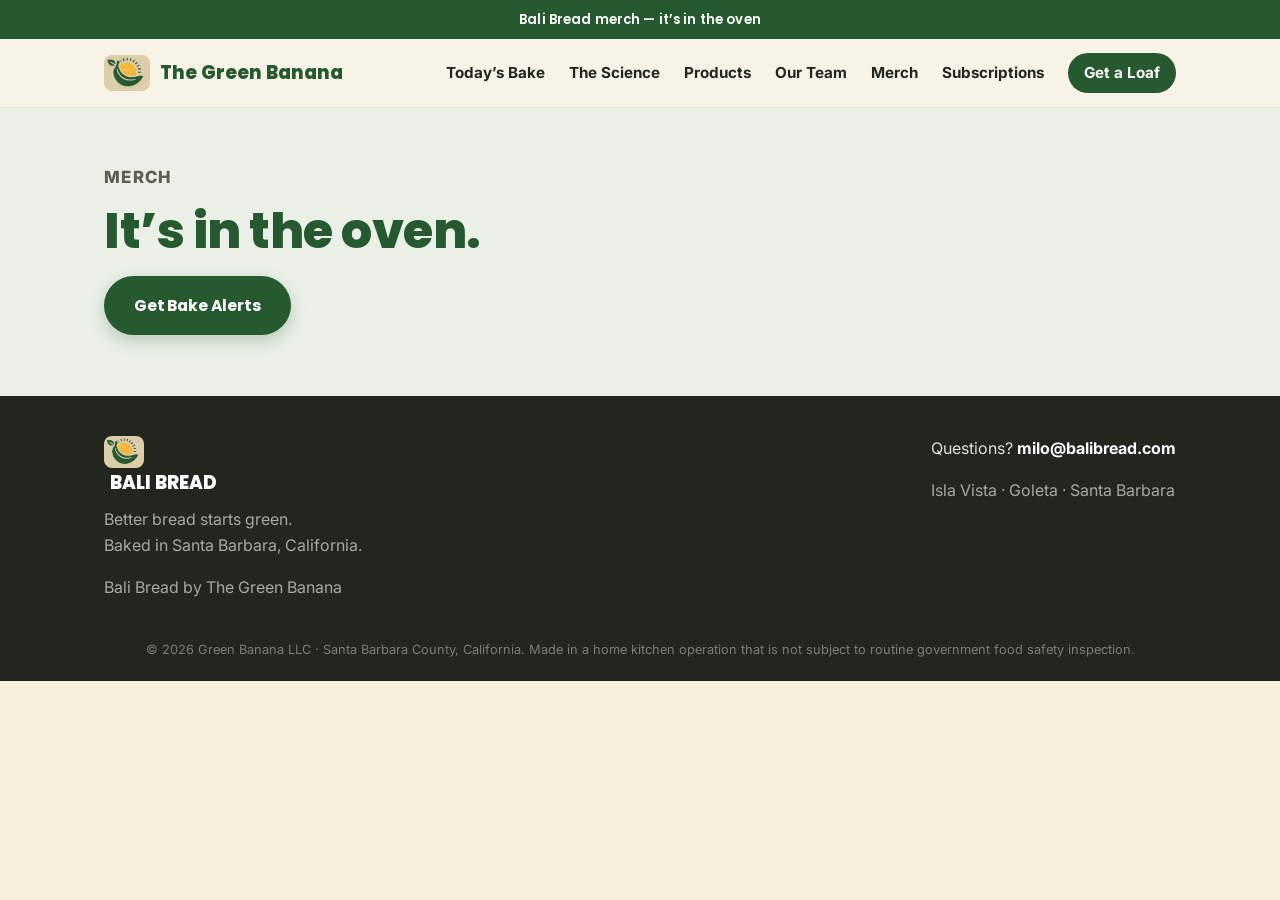
<file: merch.html>
<!DOCTYPE html>
<html lang="en">
<head>
<meta charset="UTF-8">
<meta name="viewport" content="width=device-width, initial-scale=1.0">
<title>Merch &mdash; The Green Banana</title>
<meta name="description" content="Tees, stickers, keychains and totes from The Green Banana. Isla Vista, Goleta and Santa Barbara.">
<meta name="theme-color" content="#265930">
<link rel="manifest" href="manifest.json">
<link rel="icon" href="icons/icon-192.png">
<link rel="apple-touch-icon" href="icons/icon-192.png">
<link rel="preconnect" href="https://fonts.googleapis.com">
<link rel="preconnect" href="https://fonts.gstatic.com" crossorigin>
<link href="https://fonts.googleapis.com/css2?family=Poppins:wght@600;700;800;900&family=Inter:wght@400;500;600;700&display=swap" rel="stylesheet">
<link rel="stylesheet" href="css/style.css">
<style>
  .merch-hero{ background:var(--green-soft); padding:56px 0 44px; }
  .merch-hero h1{ font-size:clamp(2rem,5vw,3.1rem); margin:.2em 0 .35em; }
  .merch-hero p{ max-width:640px; color:var(--ink-soft); font-size:1.05rem; }
  .merch-note{ background:var(--cream); border-left:4px solid var(--gold); padding:16px 20px;
    border-radius:10px; margin-top:26px; max-width:680px; font-size:.94rem; color:var(--ink); }

  .merch-section{ padding:56px 0; }
  .merch-section--alt{ background:var(--green-soft); }
  .merch-grid{ display:grid; grid-template-columns:repeat(3,1fr); gap:24px; margin-top:30px; }
  .merch-grid--two{ grid-template-columns:repeat(2,1fr); max-width:760px; margin-left:auto; margin-right:auto; }
  @media(max-width:900px){ .merch-grid{ grid-template-columns:repeat(2,1fr); } }
  @media(max-width:620px){ .merch-grid,.merch-grid--two{ grid-template-columns:1fr; } }

  .merch-card{ background:var(--white); border-radius:var(--radius); box-shadow:var(--shadow);
    overflow:hidden; display:flex; flex-direction:column; }
  .merch-stage{ aspect-ratio:1/1; display:flex; align-items:center; justify-content:center; padding:18px; }
  .stage-cream{ background:var(--cream); } .stage-sand{ background:var(--tan); }
  .stage-mint{ background:#dfe9dc; } .stage-white{ background:#f2f2ee; }
  .merch-stage svg{ width:100%; height:100%; }
  .merch-body{ padding:18px 20px 22px; border-top:1px solid #eee; }
  .merch-body h3{ margin:0 0 4px; font-size:1.05rem; }
  .merch-body .sku{ font-size:.76rem; letter-spacing:.09em; text-transform:uppercase;
    color:var(--gold); font-weight:800; }
  .merch-body p{ margin:8px 0 0; font-size:.9rem; color:var(--ink-soft); line-height:1.5; }
  .merch-price{ margin-top:12px; font-weight:800; color:var(--green-deep); font-size:1.05rem; }
  .merch-price span{ font-weight:500; color:var(--ink-soft); font-size:.82rem; }

  .pill{ display:inline-block; background:var(--green-deep); color:#fff; font-size:.68rem;
    font-weight:800; letter-spacing:.08em; text-transform:uppercase; padding:4px 10px;
    border-radius:999px; margin-bottom:8px; }
  .pill--soon{ background:var(--tan); color:var(--crust); }

  .merch-cta{ background:var(--green-deep); color:#fff; padding:52px 0; text-align:center; }
  .merch-cta h2{ color:#fff; margin:0 0 10px; }
  .merch-cta p{ color:#d9e5d6; max-width:560px; margin:0 auto 22px; }
  .btn-cream{ background:var(--cream); color:var(--green-deep); font-weight:800;
    padding:14px 26px; border-radius:999px; display:inline-block; text-decoration:none; }
  .btn-cream:hover{ background:#fff; }
</style>
</head>
<body>

<div class="announce-bar">
  Bali Bread merch &mdash; it&rsquo;s in the oven
</div>

<header class="site-header">
  <div class="wrap header-inner">
    <a class="logo" href="index.html">
      <img class="logo-mark" src="images/logo.png" alt="The Green Banana logo">
      <span class="logo-text">The Green Banana</span>
    </a>
    <nav class="nav" aria-label="Primary">
      <a href="drop.html">Today&rsquo;s Bake</a>
      <a href="index.html#nutrition">The Science</a>
      <a href="index.html#products">Products</a>
      <a href="team.html">Our Team</a>
      <a href="merch.html">Merch</a>
      <a href="index.html#plans">Subscriptions</a>
      <a href="drop.html" class="nav-cta">Get a Loaf</a>
    </nav>
    <button class="nav-toggle" id="navToggle" aria-label="Open menu" aria-expanded="false">
      <span></span><span></span><span></span>
    </button>
  </div>
</header>

<main id="top">

  <section class="merch-hero">
    <div class="wrap">
      <p class="eyebrow">Merch</p>
      <h1>It&rsquo;s in the oven.</h1>
      <p><a href="index.html#signup" class="btn btn-primary">Get Bake Alerts</a></p>
    </div>
  </section>

  <!-- Merch designs hidden until launch: remove the "hidden" attribute to show them again -->
  <div hidden>
  <!-- ============ STICKERS ============ -->
  <section class="merch-section">
    <div class="wrap">
      <p class="eyebrow">Start here</p>
      <h2 class="section-title" style="text-align:left">Stickers</h2>
      <p class="section-sub" style="text-align:left;margin-left:0">Die-cut vinyl, weatherproof,
        roughly 3 inches on the long edge. The cheapest thing we make and the one most likely to
        end up on a laptop in Davidson Library.</p>

      <div class="merch-grid">

        <article class="merch-card">
          <div class="merch-stage stage-cream">
            <svg viewBox="0 0 240 240" role="img" aria-label="Round logo sticker">
              <circle cx="120" cy="104" r="82" fill="#fff" stroke="#265930" stroke-width="8"/>
              <circle cx="120" cy="104" r="69" fill="none" stroke="#f5b83c" stroke-width="3"/>
              <g transform="translate(120 104) scale(.52) translate(-130 -134)">
                <path d="M78 68 C70 80 68 98 73 118 C84 164 122 196 166 200 C176 201 184 195 187 186
                         C190 176 186 166 176 162 C132 144 103 110 96 70 C93 58 84 54 78 68 Z"
                      fill="#3d7a49"/>
                <path d="M86 76 C80 88 80 102 84 118 C94 156 124 184 160 190"
                      fill="none" stroke="#265930" stroke-width="6" stroke-linecap="round" opacity=".4"/>
              </g>
              <text x="120" y="214" text-anchor="middle" font-family="Poppins,sans-serif"
                    font-size="15" font-weight="800" fill="#265930" letter-spacing=".6">THE GREEN BANANA</text>
            </svg>
          </div>
          <div class="merch-body">
            <span class="sku">ST-01</span>
            <h3>The seal</h3>
            <p>The mark on its own. Goes on everything &mdash; bread bags, water bottles, the back
               of the Subaru.</p>
            <p class="merch-price">Coming soon <span>&middot; free with your first loaf</span></p>
          </div>
        </article>

        <article class="merch-card">
          <div class="merch-stage stage-sand">
            <svg viewBox="0 0 240 240" role="img" aria-label="Banana surfboard sticker">
              <g transform="rotate(-34 120 116)">
                <path d="M120 18 C133 58 139 114 138 158 C137 188 131 206 120 206
                         C109 206 103 188 102 158 C101 114 107 58 120 18 Z"
                      fill="#3d7a49" stroke="#265930" stroke-width="3"/>
                <path d="M117 204 C119 222 124 236 133 244 C120 240 111 226 109 206 Z"
                      fill="#265930"/>
                <path d="M111 46 C106 88 105 136 110 180" fill="none" stroke="#265930"
                      stroke-width="4" stroke-linecap="round" opacity=".3"/>
                <ellipse cx="120" cy="14" rx="6" ry="8" fill="#8a5a34"/>
              </g>
              <path d="M18 196 Q 60 180 100 196 T 182 196 T 236 186" fill="none"
                    stroke="#265930" stroke-width="6" stroke-linecap="round" opacity=".55"/>
              <path d="M18 214 Q 64 200 108 214 T 190 212" fill="none"
                    stroke="#265930" stroke-width="5" stroke-linecap="round" opacity=".3"/>
            </svg>
          </div>
          <div class="merch-body">
            <span class="sku">ST-02</span>
            <h3>Board banana</h3>
            <p>A green banana that is also a shortboard. The joke lands in about half a second,
               which is exactly how long a sticker gets.</p>
            <p class="merch-price">Coming soon</p>
          </div>
        </article>

        <article class="merch-card">
          <div class="merch-stage stage-mint">
            <svg viewBox="0 0 240 240" role="img" aria-label="Monkey sticker">
              <circle cx="58" cy="96" r="26" fill="#8a5a34"/><circle cx="58" cy="96" r="14" fill="#dccea9"/>
              <circle cx="182" cy="96" r="26" fill="#8a5a34"/><circle cx="182" cy="96" r="14" fill="#dccea9"/>
              <ellipse cx="120" cy="108" rx="62" ry="58" fill="#8a5a34"/>
              <ellipse cx="120" cy="126" rx="44" ry="36" fill="#dccea9"/>
              <ellipse cx="100" cy="98" rx="9" ry="11" fill="#23261f"/>
              <ellipse cx="140" cy="98" rx="9" ry="11" fill="#23261f"/>
              <ellipse cx="120" cy="124" rx="7" ry="5" fill="#8a5a34"/>
              <path d="M100 140 Q120 154 140 140" fill="none" stroke="#8a5a34"
                    stroke-width="5" stroke-linecap="round"/>
              <g transform="translate(168 136) rotate(26) scale(.52)">
                <path d="M0 0 C-6 10 -5 24 1 38 C13 68 42 90 70 95 C79 96 85 92 87 85
                         C89 77 85 70 77 67 C45 55 25 32 19 6 C16 -4 6 -8 0 0 Z"
                      fill="#3d7a49" stroke="#265930" stroke-width="4" stroke-linejoin="round"/>
              </g>
              <text x="120" y="222" text-anchor="middle" font-family="Poppins,sans-serif"
                    font-size="21" font-weight="900" fill="#265930" letter-spacing="1">EAT GREEN</text>
            </svg>
          </div>
          <div class="merch-body">
            <span class="sku">ST-03</span>
            <h3>Monkey</h3>
            <p>Holding a green one, obviously. The only piece of the system that has a face, which
               makes it the one people actually stick on things.</p>
            <p class="merch-price">Coming soon</p>
          </div>
        </article>

      </div>
    </div>
  </section>

  <!-- ============ TEES ============ -->
  <section class="merch-section merch-section--alt">
    <div class="wrap">
      <p class="eyebrow">Cotton</p>
      <h2 class="section-title" style="text-align:left">Tees</h2>
      <p class="section-sub" style="text-align:left;margin-left:0">Heavyweight, garment-dyed,
        boxy rather than slim. Printed to order in the first run so we&rsquo;re not guessing sizes.</p>

      <div class="merch-grid">

        <article class="merch-card">
          <div class="merch-stage stage-white">
            <svg viewBox="0 0 300 300" role="img" aria-label="Deep green tee with logo">
              <path d="M62 44 L108 22 Q150 52 192 22 L238 44 L266 100 L226 120 L226 278
                       Q150 290 74 278 L74 120 L34 100 Z" fill="#265930"/>
              <path d="M108 22 Q150 52 192 22" fill="none" stroke="#1b3f22" stroke-width="5"/>
              <path d="M74 120 L34 100 M226 120 L266 100" stroke="#1b3f22" stroke-width="3" fill="none"/>
              <g transform="translate(150 152) scale(.62) translate(-120 -120)">
                <path d="M78 68 C70 80 68 98 73 118 C84 164 122 196 166 200 C176 201 184 195 187 186
                         C190 176 186 166 176 162 C132 144 103 110 96 70 C93 58 84 54 78 68 Z"
                      fill="#f7f0de"/>
              </g>
              <text x="150" y="226" text-anchor="middle" font-family="Poppins,sans-serif"
                    font-size="11.5" font-weight="800" fill="#f7f0de" letter-spacing="1.1">THE GREEN BANANA</text>
            </svg>
          </div>
          <div class="merch-body">
            <span class="pill">Print first</span>
            <span class="sku">TS-01</span>
            <h3>The house tee</h3>
            <p>Cream mark on deep green. No slogan, no year, nothing that dates it. This is the one
               we&rsquo;d wear behind the stall.</p>
            <p class="merch-price">Coming soon <span>&middot; S&ndash;XXL</span></p>
          </div>
        </article>

        <article class="merch-card">
          <div class="merch-stage stage-white">
            <svg viewBox="0 0 300 300" role="img" aria-label="Cream tee with Bali Bread surf graphic">
              <path d="M62 44 L108 22 Q150 52 192 22 L238 44 L266 100 L226 120 L226 278
                       Q150 290 74 278 L74 120 L34 100 Z" fill="#f7f0de"/>
              <path d="M108 22 Q150 52 192 22" fill="none" stroke="#ded3b6" stroke-width="5"/>
              <path d="M74 120 L34 100 M226 120 L266 100" stroke="#ded3b6" stroke-width="3" fill="none"/>
              <text x="150" y="124" text-anchor="middle" font-family="Poppins,sans-serif"
                    font-size="27" font-weight="900" fill="#265930" letter-spacing="1">BALI BREAD</text>
              <g transform="translate(150 172) rotate(-80) scale(.44) translate(-120 -118)">
                <path d="M120 14 C142 58 152 118 146 172 C142 206 132 222 120 222
                         C108 222 98 206 94 172 C88 118 98 58 120 14 Z"
                      fill="#3d7a49" stroke="#265930" stroke-width="3"/>
                <path d="M120 26 C120 82 120 150 120 210" fill="none" stroke="#f7f0de"
                      stroke-width="4" stroke-linecap="round" opacity=".85"/>
              </g>
              <path d="M92 212 Q120 202 148 212 T 208 210" fill="none" stroke="#265930"
                    stroke-width="4" stroke-linecap="round" opacity=".5"/>
              <text x="150" y="244" text-anchor="middle" font-family="Inter,sans-serif"
                    font-size="10" font-weight="700" fill="#5a5f52" letter-spacing="3.4">ISLA VISTA &middot; CALIF.</text>
            </svg>
          </div>
          <div class="merch-body">
            <span class="pill">Print first</span>
            <span class="sku">TS-02</span>
            <h3>Bali Bread surf tee</h3>
            <p>Reads like a surf shop from forty years ago and happens to be a bakery. The banana
               is lying flat, which is the whole joke.</p>
            <p class="merch-price">Coming soon <span>&middot; S&ndash;XXL</span></p>
          </div>
        </article>

        <article class="merch-card">
          <div class="merch-stage stage-white">
            <svg viewBox="0 0 300 300" role="img" aria-label="Sand tee with resistant starch back print">
              <path d="M62 44 L108 22 Q150 52 192 22 L238 44 L266 100 L226 120 L226 278
                       Q150 290 74 278 L74 120 L34 100 Z" fill="#dccea9"/>
              <path d="M108 22 Q150 52 192 22" fill="none" stroke="#c3b48c" stroke-width="5"/>
              <path d="M74 120 L34 100 M226 120 L266 100" stroke="#c3b48c" stroke-width="3" fill="none"/>
              <text x="150" y="118" text-anchor="middle" font-family="Poppins,sans-serif"
                    font-size="34" font-weight="900" fill="#265930" letter-spacing="-.5">PICKED</text>
              <text x="150" y="152" text-anchor="middle" font-family="Poppins,sans-serif"
                    font-size="34" font-weight="900" fill="#265930" letter-spacing="-.5">GREEN</text>
              <path d="M96 166 L204 166" stroke="#8a5a34" stroke-width="3"/>
              <text x="150" y="190" text-anchor="middle" font-family="Inter,sans-serif"
                    font-size="10.5" font-weight="600" fill="#5a5f52" letter-spacing=".4">before the starch turns to sugar</text>
              <g transform="translate(150 230) scale(.26) translate(-120 -134)">
                <path d="M78 68 C70 80 68 98 73 118 C84 164 122 196 166 200 C176 201 184 195 187 186
                         C190 176 186 166 176 162 C132 144 103 110 96 70 C93 58 84 54 78 68 Z"
                      fill="#3d7a49"/>
              </g>
            </svg>
          </div>
          <div class="merch-body">
            <span class="pill pill--soon">Maybe</span>
            <span class="sku">TS-03</span>
            <h3>&ldquo;Picked green&rdquo;</h3>
            <p>The one line that explains the whole company. Wordier than the other two, and it
               will either be the best-selling piece or the one we have a box of forever.</p>
            <p class="merch-price">Coming soon <span>&middot; S&ndash;XXL</span></p>
          </div>
        </article>

      </div>
    </div>
  </section>

  <!-- ============ THE REST ============ -->
  <section class="merch-section">
    <div class="wrap">
      <p class="eyebrow">Everything else</p>
      <h2 class="section-title" style="text-align:left">Small goods</h2>

      <div class="merch-grid">

        <article class="merch-card">
          <div class="merch-stage stage-cream">
            <svg viewBox="0 0 240 240" role="img" aria-label="Enamel banana keychain">
              <circle cx="120" cy="34" r="15" fill="none" stroke="#c8c8c0" stroke-width="7"/>
              <rect x="115" y="44" width="10" height="22" rx="4" fill="#c8c8c0"/>
              <g transform="translate(120 148) rotate(12) translate(-120 -130)">
                <path d="M78 68 C70 80 68 98 73 118 C84 164 122 196 166 200 C176 201 184 195 187 186
                         C190 176 186 166 176 162 C132 144 103 110 96 70 C93 58 84 54 78 68 Z"
                      fill="#3d7a49" stroke="#f5b83c" stroke-width="6" stroke-linejoin="round"/>
                <path d="M86 76 C80 88 80 102 84 118 C94 156 124 184 160 190"
                      fill="none" stroke="#eaf0e8" stroke-width="5" stroke-linecap="round" opacity=".55"/>
              </g>
            </svg>
          </div>
          <div class="merch-body">
            <span class="sku">KC-01</span>
            <h3>Enamel keychain</h3>
            <p>Hard enamel, gold plating, about 4cm. Heavy enough that it feels like something.</p>
            <p class="merch-price">Coming soon</p>
          </div>
        </article>

        <article class="merch-card">
          <div class="merch-stage stage-mint">
            <svg viewBox="0 0 240 240" role="img" aria-label="Canvas tote bag">
              <path d="M52 78 L188 78 L198 216 L42 216 Z" fill="#f7f0de" stroke="#ded3b6" stroke-width="3"/>
              <path d="M86 78 C86 44 106 30 120 30 C134 30 154 44 154 78" fill="none"
                    stroke="#8a5a34" stroke-width="9" stroke-linecap="round"/>
              <g transform="translate(120 138) scale(.34) translate(-120 -130)">
                <path d="M78 68 C70 80 68 98 73 118 C84 164 122 196 166 200 C176 201 184 195 187 186
                         C190 176 186 166 176 162 C132 144 103 110 96 70 C93 58 84 54 78 68 Z"
                      fill="#265930"/>
              </g>
              <text x="120" y="188" text-anchor="middle" font-family="Poppins,sans-serif"
                    font-size="11" font-weight="800" fill="#265930" letter-spacing="1.6">THE GREEN BANANA</text>
            </svg>
          </div>
          <div class="merch-body">
            <span class="sku">TO-01</span>
            <h3>Bread tote</h3>
            <p>12oz natural canvas, sized so two loaves sit flat in the bottom rather than standing
               on end. That is the only design requirement that mattered.</p>
            <p class="merch-price">Coming soon</p>
          </div>
        </article>

        <article class="merch-card">
          <div class="merch-stage stage-sand">
            <svg viewBox="0 0 240 240" role="img" aria-label="Embroidered cap">
              <path d="M46 152 C46 92 80 58 120 58 C160 58 194 92 194 152 Z" fill="#265930"/>
              <path d="M120 58 C120 58 120 110 120 152" stroke="#1b3f22" stroke-width="3" fill="none"/>
              <path d="M84 62 C92 108 92 130 92 152" stroke="#1b3f22" stroke-width="2.5" fill="none" opacity=".7"/>
              <path d="M156 62 C148 108 148 130 148 152" stroke="#1b3f22" stroke-width="2.5" fill="none" opacity=".7"/>
              <circle cx="120" cy="60" r="7" fill="#f5b83c"/>
              <path d="M46 152 L194 152 C214 152 224 164 222 176 L44 176 C38 176 40 152 46 152 Z" fill="#1b3f22"/>
              <g transform="translate(120 118) scale(.34) translate(-130 -134)">
                <path d="M78 68 C70 80 68 98 73 118 C84 164 122 196 166 200 C176 201 184 195 187 186
                         C190 176 186 166 176 162 C132 144 103 110 96 70 C93 58 84 54 78 68 Z"
                      fill="#f5b83c"/>
              </g>
            </svg>
          </div>
          <div class="merch-body">
            <span class="pill pill--soon">Later</span>
            <span class="sku">CP-01</span>
            <h3>Six-panel cap</h3>
            <p>Gold banana embroidered on deep green, unstructured, no branding on the back.
               Minimum order is high, so this one waits until there is demand to point at.</p>
            <p class="merch-price">Coming soon</p>
          </div>
        </article>

      </div>
    </div>
  </section>

  <section class="merch-cta">
    <div class="wrap">
      <h2>Which of these should we actually print?</h2>
      <p>We&rsquo;d rather print two hundred of one good thing than fifty each of six. Tell us what
         you&rsquo;d wear and we&rsquo;ll make that.</p>
      <a href="index.html#signup" class="btn btn-cream">Tell us in the bake alerts form</a>
    </div>
  </section>

  </div>

</main>

<footer class="site-footer">
  <div class="wrap footer-inner">
    <div>
      <img class="logo-mark logo-mark--footer" src="images/logo.png" alt="The Green Banana logo">
      <span class="logo-text">BALI BREAD</span>
      <p class="footer-tag">Better bread starts green.<br>Baked in Santa Barbara, California.</p>
      <p class="footer-tag">Bali Bread by The Green Banana</p>
    </div>
    <div class="footer-contact">
      <p>Questions? <a href="mailto:milo@balibread.com">milo@balibread.com</a></p>
      <p class="footer-note">Isla Vista &middot; Goleta &middot; Santa Barbara</p>
    </div>
  </div>
  <p class="footer-fine">&copy; <span id="year"></span> Green Banana LLC &middot; Santa Barbara County, California. Made in a home kitchen operation that is not subject to routine government food safety inspection.</p>
</footer>

<script src="js/app.js"></script>
</body>
</html>
</file>
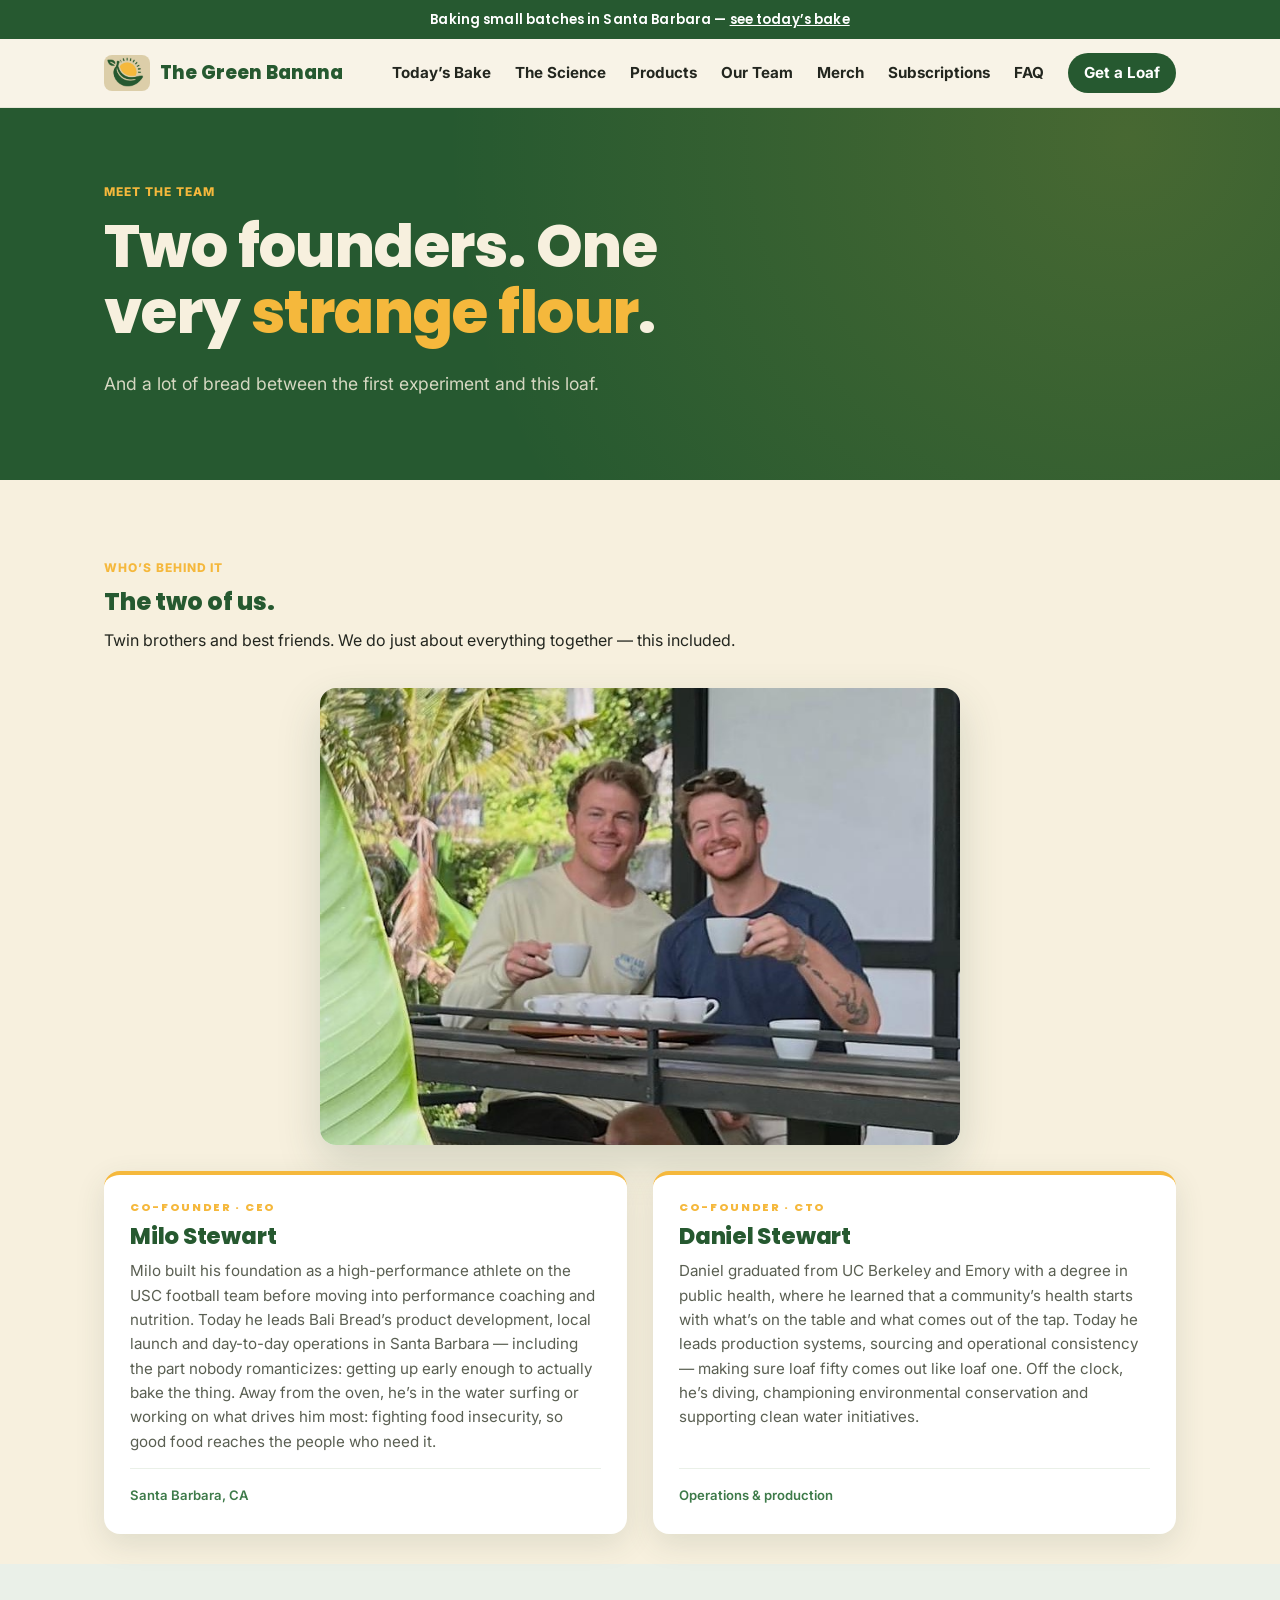
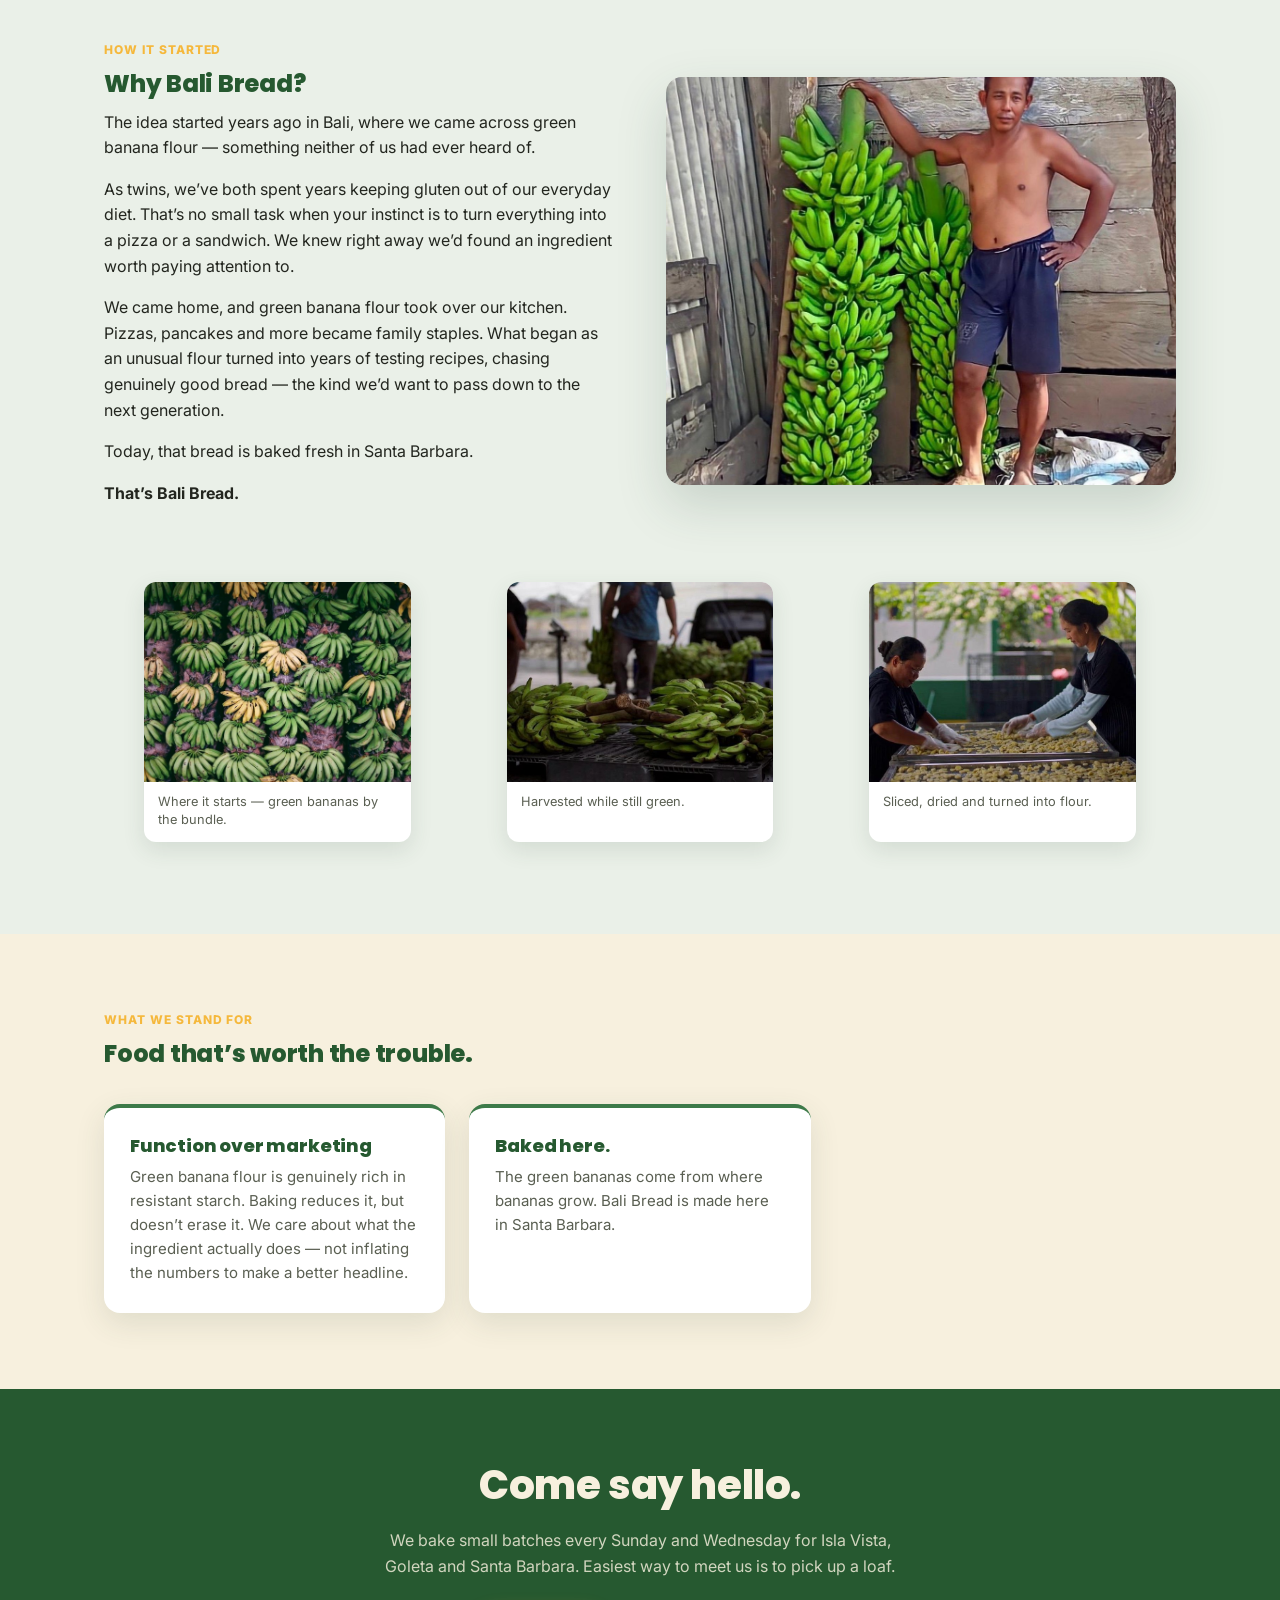
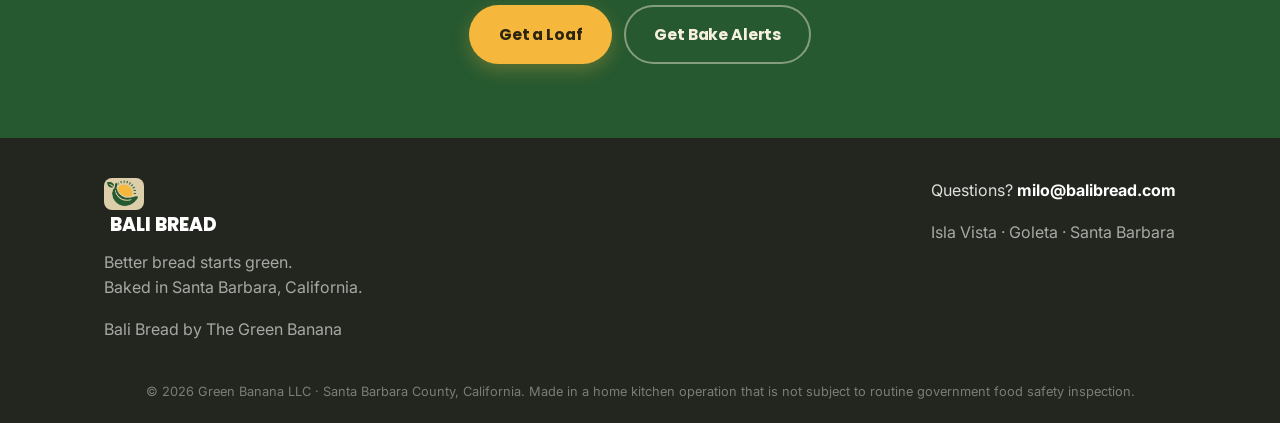
<file: team.html>
<!DOCTYPE html>
<html lang="en">
<head>
<meta charset="UTF-8">
<meta name="viewport" content="width=device-width, initial-scale=1.0">
<title>Meet the Team — The Green Banana</title>
<meta name="description" content="The people behind The Green Banana. A café in Bali changed their minds about bread; the recipes were worked out from scratch in Santa Barbara. Meet Milo and Daniel Stewart.">
<meta name="theme-color" content="#265930">
<link rel="manifest" href="manifest.json">
<link rel="icon" href="icons/icon-192.png">
<link rel="apple-touch-icon" href="icons/icon-192.png">
<link rel="preconnect" href="https://fonts.googleapis.com">
<link rel="preconnect" href="https://fonts.gstatic.com" crossorigin>
<link href="https://fonts.googleapis.com/css2?family=Poppins:wght@600;700;800;900&family=Inter:wght@400;500;600;700&display=swap" rel="stylesheet">
<link rel="stylesheet" href="css/style.css">
<style>
  /* ===== Team page — layered on top of the shared brand stylesheet ===== */

  .team-hero{
    background: var(--green-deep);
    color: var(--cream);
    padding: 74px 0 82px;
    position:relative; overflow:hidden;
  }
  .team-hero::after{
    content:""; position:absolute; inset:0; pointer-events:none;
    background: radial-gradient(circle at 88% 8%, rgba(245,184,60,0.16), transparent 58%);
  }
  .team-hero .wrap{ position:relative; z-index:1; }
  .team-hero .eyebrow{ color: var(--gold); }
  .team-hero h1{
    color: var(--cream);
    font-size: clamp(2.4rem, 6vw, 3.7rem);
    max-width: 17ch; margin-bottom:.4em;
  }
  .team-hero h1 .accent{ color: var(--gold); }
  .team-hero-sub{
    color: rgba(247,240,222,0.84);
    font-size:1.1rem; max-width: 54ch; margin:0;
  }

  /* --- the roster --- */
  .roster{ padding: 78px 0 30px; background: var(--cream); }
  .roster-grid{
    display:grid; grid-template-columns: repeat(2, 1fr); gap:26px; margin-top:26px;
  }
  .member{
    background: var(--white);
    border-radius: var(--radius);
    box-shadow: var(--shadow);
    border-top: 4px solid var(--gold);
    display:flex; flex-direction:column;
  }
  /* --- the shared Bali shot --- */
  .team-shot{
    margin: 34px 0 0; border-radius: var(--radius); overflow:hidden;
    background: var(--white); box-shadow: 0 18px 44px rgba(47,75,60,0.18);
  }
  .team-shot{ max-width:640px; margin-left:auto; margin-right:auto; }
  .team-shot img{ width:100%; display:block; }
  .team-shot figcaption{
    padding: 15px 22px 18px; font-size:.92rem; color: var(--ink-soft);
    background: var(--white);
  }
  .member-body{ padding: 24px 26px 28px; display:flex; flex-direction:column; flex:1; }
  .member-role{
    font-family: var(--font-head); font-weight:800; font-size:.7rem;
    letter-spacing:.15em; text-transform:uppercase;
    color: var(--gold); margin-bottom:7px;
  }
  .member h2{ font-size:1.42rem; margin-bottom:.45em; }
  .member p{ font-size:.95rem; color: var(--ink-soft); margin:0 0 .9em; }
  .member p:last-child{ margin-bottom:0; }
  .member-tag{
    margin-top:auto; padding-top:16px; border-top:1px solid var(--green-soft);
    font-size:.82rem; color: var(--green-mid); font-weight:600;
  }

  /* --- origin story --- */
  .origin{ padding: 76px 0; background: var(--green-soft); }
  .origin-inner{ display:grid; grid-template-columns: 1fr 1fr; gap:52px; align-items:center; }
  .origin-photo{
    border-radius: var(--radius); overflow:hidden;
    box-shadow: 0 20px 50px rgba(47,75,60,0.18);
    aspect-ratio: 5 / 4;
  }
  .origin-photo img{ width:100%; height:100%; object-fit:cover; }
  .origin blockquote{
    margin: 24px 0 0; padding: 0 0 0 22px;
    border-left: 4px solid var(--gold);
    font-family: var(--font-head); font-weight:700;
    font-size:1.2rem; color: var(--green-deep); line-height:1.35;
  }

  /* --- origin photo strip --- */
  .origin-strip{
    display:grid; grid-template-columns: repeat(3,1fr); gap:16px; margin-top:44px;
  }
  .origin-shot{
    border-radius:12px; overflow:hidden; background: var(--white);
    box-shadow: 0 8px 22px rgba(47,75,60,0.12);
  }
  .origin-shot img{ width:100%; aspect-ratio: 4/3; object-fit:cover; display:block; }
  .origin-shot figcaption{
    padding: 11px 14px 13px; font-size:.8rem; color: var(--ink-soft); line-height:1.4;
  }
  @media (max-width: 700px){ .origin-strip{ grid-template-columns:1fr; } }

  /* --- what we stand for --- */
  .stands{ padding: 76px 0; background: var(--cream); }
  .stands-grid{ display:grid; grid-template-columns: repeat(3,1fr); gap:24px; margin-top:36px; }
  .stand{
    background: var(--white); border-radius: var(--radius);
    padding: 28px 26px; box-shadow: var(--shadow);
    border-top: 4px solid var(--green-mid);
  }
  .stand h3{ font-size:1.14rem; margin-bottom:.45em; }
  .stand p{ font-size:.94rem; color: var(--ink-soft); margin:0; }

  /* --- closing CTA --- */
  .team-cta{
    padding: 74px 0; background: var(--green-deep); color: var(--cream); text-align:center;
  }
  .team-cta h2{ color: var(--cream); font-size: clamp(1.8rem,4.4vw,2.5rem); }
  .team-cta p{ color: rgba(247,240,222,0.82); max-width:52ch; margin:0 auto 26px; }
  .team-cta .btn-gold{
    background: var(--gold); color:#2b2410; box-shadow: 0 6px 18px rgba(245,184,60,0.28);
  }
  .team-cta .btn-gold:hover{ background:#ffc95c; }
  .team-cta .btn-outline-cream{
    background:transparent; border-color: rgba(247,240,222,0.45); color: var(--cream);
  }
  .team-cta .btn-outline-cream:hover{ background: rgba(247,240,222,0.1); }
  .cta-actions{ display:flex; gap:12px; justify-content:center; flex-wrap:wrap; }

  @media (max-width: 900px){
    .roster-grid{ grid-template-columns: repeat(2,1fr); }
    .stands-grid{ grid-template-columns:1fr; }
    .origin-inner{ grid-template-columns:1fr; gap:30px; }
  }
  @media (max-width: 620px){
    .roster-grid{ grid-template-columns:1fr; }
  }
</style>
</head>
<body>

<div class="announce-bar">
  Baking small batches in Santa Barbara &mdash; <a href="drop.html" style="color:inherit;text-decoration:underline;">see today&rsquo;s bake</a>
</div>

<header class="site-header">
  <div class="wrap header-inner">
    <a class="logo" href="index.html">
      <img class="logo-mark" src="images/logo.png" alt="The Green Banana logo">
      <span class="logo-text">The Green Banana</span>
    </a>
    <nav class="nav" aria-label="Primary">
      <a href="drop.html">Today&rsquo;s Bake</a>
      <a href="index.html#nutrition">The Science</a>
      <a href="index.html#products">Products</a>
      <a href="team.html">Our Team</a>
      <a href="merch.html">Merch</a>
      <a href="index.html#plans">Subscriptions</a>
      <a href="index.html#faq">FAQ</a>
      <a href="drop.html" class="nav-cta">Get a Loaf</a>
    </nav>
    <button class="nav-toggle" id="navToggle" aria-label="Open menu" aria-expanded="false">
      <span></span><span></span><span></span>
    </button>
  </div>
</header>

<main id="top">

  <!-- ============ HERO ============ -->
  <section class="team-hero">
    <div class="wrap">
      <p class="eyebrow">Meet the team</p>
      <h1>Two founders. One very <span class="accent">strange flour</span>.</h1>
      <p class="team-hero-sub">
        And a lot of bread between the first experiment and this loaf.
      </p>
    </div>
  </section>

  <!-- ============ ROSTER ============ -->
  <section class="roster">
    <div class="wrap">
      <p class="eyebrow">Who&rsquo;s behind it</p>
      <h2>The two of us.</h2>
      <p>Twin brothers and best friends. We do just about everything together &mdash; this included.</p>

      <figure class="team-shot">
        <img src="images/team-founders.jpg"
             alt="Milo and Daniel Stewart having coffee in Bali">
      </figure>

      <div class="roster-grid">

        <article class="member">
          <div class="member-body">
            <div class="member-role">Co-founder &middot; CEO</div>
            <h2>Milo Stewart</h2>
            <p>Milo built his foundation as a high-performance athlete on the USC football team before moving into performance coaching and nutrition. Today he leads Bali Bread&rsquo;s product development, local launch and day-to-day operations in Santa Barbara &mdash; including the part nobody romanticizes: getting up early enough to actually bake the thing. Away from the oven, he&rsquo;s in the water surfing or working on what drives him most: fighting food insecurity, so good food reaches the people who need it.</p>
            <div class="member-tag">Santa Barbara, CA</div>
          </div>
        </article>

        <article class="member">
          <div class="member-body">
            <div class="member-role">Co-founder &middot; CTO</div>
            <h2>Daniel Stewart</h2>
            <p>Daniel graduated from UC Berkeley and Emory with a degree in public health, where he learned that a community&rsquo;s health starts with what&rsquo;s on the table and what comes out of the tap. Today he leads production systems, sourcing and operational consistency &mdash; making sure loaf fifty comes out like loaf one. Off the clock, he&rsquo;s diving, championing environmental conservation and supporting clean water initiatives.</p>
            <div class="member-tag">Operations &amp; production</div>
          </div>
        </article>

      </div>
    </div>
  </section>

  <!-- ============ ORIGIN STORY ============ -->
  <section class="origin">
    <div class="wrap origin-inner">
      <div>
        <p class="eyebrow">How it started</p>
        <h2>Why Bali Bread?</h2>
        <p>The idea started years ago in Bali, where we came across green banana flour &mdash; something neither of us had ever heard of.</p>
        <p>As twins, we&rsquo;ve both spent years keeping gluten out of our everyday diet. That&rsquo;s no small task when your instinct is to turn everything into a pizza or a sandwich. We knew right away we&rsquo;d found an ingredient worth paying attention to.</p>
        <p>We came home, and green banana flour took over our kitchen. Pizzas, pancakes and more became family staples. What began as an unusual flour turned into years of testing recipes, chasing genuinely good bread &mdash; the kind we&rsquo;d want to pass down to the next generation.</p>
        <p>Today, that bread is baked fresh in Santa Barbara.</p>
        <p><strong>That&rsquo;s Bali Bread.</strong></p>
      </div>
      <div class="origin-photo">
        <img src="images/origin-grower.jpg" alt="A grower in Indonesia beside a freshly cut stem of green bananas">
      </div>
    </div>

    <div class="wrap">
      <div class="origin-strip">
        <figure class="origin-shot">
          <img src="images/origin-bundles.jpg" alt="Bundles of green bananas hanging at a market">
          <figcaption>Where it starts &mdash; green bananas by the bundle.</figcaption>
        </figure>
        <figure class="origin-shot">
          <img src="images/origin-harvest.jpg" alt="Crates of freshly cut green bananas being loaded">
          <figcaption>Harvested while still green.</figcaption>
        </figure>
        <figure class="origin-shot">
          <img src="images/origin-drying.jpg" alt="Sliced green banana drying on racks before milling into flour">
          <figcaption>Sliced, dried and turned into flour.</figcaption>
        </figure>
      </div>
    </div>
  </section>

  <!-- ============ WHAT WE STAND FOR ============ -->
  <section class="stands">
    <div class="wrap">
      <p class="eyebrow">What we stand for</p>
      <h2>Food that&rsquo;s worth the trouble.</h2>
      <div class="stands-grid">
        <div class="stand">
          <h3>Function over marketing</h3>
          <p>Green banana flour is genuinely rich in resistant starch. Baking reduces it, but doesn&rsquo;t erase it. We care about what the ingredient actually does &mdash; not inflating the numbers to make a better headline.</p>
        </div>
        <div class="stand">
          <h3>Baked here.</h3>
          <p>The green bananas come from where bananas grow. Bali Bread is made here in Santa Barbara.</p>
        </div>
      </div>
    </div>
  </section>

  <!-- ============ CTA ============ -->
  <section class="team-cta">
    <div class="wrap">
      <h2>Come say hello.</h2>
      <p>We bake small batches every Sunday and Wednesday for Isla Vista, Goleta and Santa Barbara. Easiest way to meet us is to pick up a loaf.</p>
      <div class="cta-actions">
        <a href="drop.html" class="btn btn-gold">Get a Loaf</a>
        <a href="index.html#signup" class="btn btn-ghost btn-outline-cream">Get Bake Alerts</a>
      </div>
    </div>
  </section>

</main>

<footer class="site-footer">
  <div class="wrap footer-inner">
    <div>
      <img class="logo-mark logo-mark--footer" src="images/logo.png" alt="The Green Banana logo">
      <span class="logo-text">BALI BREAD</span>
      <p class="footer-tag">Better bread starts green.<br>Baked in Santa Barbara, California.</p>
      <p class="footer-tag">Bali Bread by The Green Banana</p>
    </div>
    <div class="footer-contact">
      <p>Questions? <a href="mailto:milo@balibread.com">milo@balibread.com</a></p>
      <p class="footer-note">Isla Vista &middot; Goleta &middot; Santa Barbara</p>
    </div>
  </div>
  <p class="footer-fine">&copy; <span id="year"></span> Green Banana LLC &middot; Santa Barbara County, California. Made in a home kitchen operation that is not subject to routine government food safety inspection.</p>
</footer>

<script>
  var y = document.getElementById('year');
  if (y) y.textContent = new Date().getFullYear();
</script>
<script src="js/app.js"></script>
</body>
</html>
</file>
<file: css/style.css>
/* =========================================================
   The Green Banana — brand styles
   Colors below are sampled from the real logo. Fonts are still
   easy to swap via the variables if you want a different feel.
   ========================================================= */

:root{
  /* Colors sampled directly from The Green Banana logo, so the site and
     mark match exactly. Re-sample if the logo changes. */
  --green-deep: #265930;
  --green-mid: #3d7a49;
  --green-soft: #eaf0e8;
  --cream: #f7f0de;
  --tan: #dccea9;
  --crust: #8a5a34;
  --gold: #f5b83c;
  --flame: #c08938;
  --ink: #23261f;
  --ink-soft: #5a5f52;
  --white: #ffffff;

  --font-head: 'Poppins', -apple-system, BlinkMacSystemFont, 'Segoe UI', sans-serif;
  --font-body: 'Inter', -apple-system, BlinkMacSystemFont, 'Segoe UI', sans-serif;

  --radius: 16px;
  --shadow: 0 10px 30px rgba(47,75,60,0.12);
  --max-width: 1120px;
}

*{ box-sizing: border-box; }
html{ scroll-behavior: smooth; }
body{
  margin:0;
  font-family: var(--font-body);
  color: var(--ink);
  background: var(--cream);
  line-height: 1.6;
  -webkit-font-smoothing: antialiased;
}
img{ max-width:100%; display:block; }
a{ color: var(--green-deep); text-decoration:none; }
h1,h2,h3{ font-family: var(--font-head); color: var(--green-deep); margin: 0 0 .5em; line-height:1.12; font-weight:800; letter-spacing:-0.01em; }
p{ margin:0 0 1em; }
ul{ margin:0; padding:0; }

.wrap{
  max-width: var(--max-width);
  margin: 0 auto;
  padding: 0 24px;
}

.visually-hidden{
  position:absolute; width:1px; height:1px; overflow:hidden;
  clip:rect(0 0 0 0); white-space:nowrap;
}

/* Buttons */
.btn{
  display:inline-block;
  font-family: var(--font-head);
  font-weight:700;
  font-size: 0.98rem;
  padding: 15px 28px;
  border-radius: 999px;
  border: 2px solid transparent;
  cursor:pointer;
  transition: transform .15s ease, box-shadow .15s ease, background .15s ease;
  text-align:center;
  letter-spacing:-0.01em;
}
.btn-primary{
  background: var(--green-deep);
  color: var(--white);
  box-shadow: 0 6px 16px rgba(38,89,48,0.25);
}
.btn-primary:hover{ background: var(--green-mid); transform: translateY(-2px); box-shadow: 0 10px 20px rgba(38,89,48,0.3); }
.btn-ghost{
  background: var(--white);
  border-color: var(--ink);
  color: var(--ink);
}
.btn-ghost:hover{ background: var(--green-soft); border-color: var(--green-deep); color: var(--green-deep); transform: translateY(-2px); }

/* Announcement bar */
.announce-bar{
  background: var(--green-deep); color: var(--white); text-align:center;
  font-family: var(--font-head); font-weight:600; font-size:.82rem;
  letter-spacing:.01em; padding: 9px 16px;
}

/* Header */
.site-header{
  position: sticky; top:0; z-index: 50;
  background: rgba(248,243,232,0.92);
  backdrop-filter: blur(6px);
  border-bottom: 1px solid rgba(47,75,60,0.08);
}
.header-inner{
  display:flex; align-items:center; justify-content:space-between;
  padding: 14px 24px;
}
.logo{ display:flex; align-items:center; gap:10px; font-weight:800; color: var(--green-deep); }
.logo-mark{ height:36px; width:auto; border-radius:8px; }
.logo-mark--footer{ height:32px; }
.logo-text{ font-family: var(--font-head); font-size:1.15rem; }
.nav{ display:flex; align-items:center; gap:24px; }
.nav a{ font-weight:700; color: var(--ink); font-size:.95rem; }
.nav a:hover{ color: var(--green-deep); }
.nav-cta{
  background: var(--green-deep); color: var(--white) !important;
  padding: 8px 16px; border-radius: 999px;
}
.nav-toggle{
  display:none; flex-direction:column; justify-content:center; gap:5px;
  width:36px; height:32px; background:none; border:none; cursor:pointer;
}
.nav-toggle span{ display:block; height:3px; background: var(--green-deep); border-radius:2px; }

/* Hero */
.hero{ padding: 64px 0 40px; }
.hero-inner{ display:grid; grid-template-columns: 1.1fr 0.9fr; gap:40px; align-items:center; }
.eyebrow{
  text-transform: uppercase; letter-spacing:.08em; font-weight:800; font-size:.75rem;
  color: var(--gold); margin-bottom:12px;
}
.hero h1{ font-size: clamp(2.2rem, 4.6vw, 3.5rem); color: var(--ink); }
.hero h1 .accent{ color: var(--green-deep); }
.hero-sub{ font-size:1.08rem; color: var(--ink-soft); max-width: 46ch; }
.hero-actions{ display:flex; gap:14px; flex-wrap:wrap; margin: 20px 0 12px; }
.hero-note{ font-size:.85rem; color: var(--ink-soft); }
.hero-stat{
  display:inline-flex; align-items:center; gap:10px;
  background: var(--green-soft); border:1px solid rgba(38,89,48,0.18);
  border-radius: 999px; padding: 8px 16px 8px 8px; margin: 2px 0 16px;
}
.hero-stat-num{
  font-family: var(--font-head); font-weight:900; font-size:1.25rem;
  color: var(--green-deep); background: var(--white); border-radius:50%;
  width:38px; height:38px; flex:none;
  display:flex; align-items:center; justify-content:center;
}
.hero-stat-label{ font-size:.85rem; color: var(--ink-soft); }
.hero-stat-label a{ color: var(--green-deep); font-weight:700; }

.hero-art{ position:relative; height: 460px; display:flex; align-items:center; justify-content:center; }
.hero-bloom{
  position:absolute; z-index:1;
  width: 460px; max-width: 128%;
  left:50%; top:50%; transform: translate(-50%,-50%);
}
.hero-bloom svg{ width:100%; height:auto; display:block; }
.hero-photo{
  position:relative; z-index:2; width:340px; max-width:100%; aspect-ratio: 1 / 1;
  object-fit:cover; border-radius:28px; box-shadow: var(--shadow);
}

/* Benefit strip */
.benefits{
  background: var(--white); padding: 20px 0;
  border-top: 1px solid rgba(35,38,31,0.08); border-bottom: 1px solid rgba(35,38,31,0.08);
}
.benefits-inner{
  display:flex; justify-content:space-between; align-items:center;
  flex-wrap:wrap; gap: 14px 28px;
}
.benefit{
  display:flex; align-items:center; gap:8px;
  font-family: var(--font-head); font-weight:600; font-size:.88rem; color: var(--ink);
  white-space:nowrap;
}
.benefit-icon{ font-size:1.15rem; }

/* Story */
.story{ background: var(--green-soft); padding: 56px 0; }
.story-inner{ display:grid; grid-template-columns: 300px 1fr; gap: 32px; align-items:center; }
.story-photo{ width: 100%; height: 220px; object-fit:cover; border-radius: 20px; box-shadow: var(--shadow); display:block; }
.pull-quote{
  margin: 22px 0 0; padding: 4px 0 4px 20px; border-left: 4px solid var(--gold);
  font-family: var(--font-head); font-weight:600; font-size:1.15rem; color: var(--green-deep);
}
.pull-quote-attr{
  display:block; margin-top:8px; font-family: var(--font-body); font-weight:600;
  font-size:.85rem; color: var(--ink-soft);
}
.benefit-points{ list-style:none; margin: 22px 0 0; padding:0; display:grid; gap:10px; }
.benefit-points li{ padding: 4px 0 4px 30px; position:relative; font-size:.98rem; color: var(--ink); }
.benefit-points li::before{ content:"\1F331"; position:absolute; left:0; top:4px; font-size:.85rem; }
.benefit-points strong{ color: var(--green-deep); }

/* Section titles */
.section-title{ font-size: clamp(1.6rem, 3vw, 2.2rem); text-align:center; }
.section-sub{ text-align:center; color: var(--ink-soft); max-width: 60ch; margin: 0 auto 40px; }

/* Nutrition / science */
.nutrition{ background: var(--white); padding: 64px 0; }
.eyebrow--center{ text-align:center; }
.nutrition-grid{ display:grid; grid-template-columns: repeat(4, 1fr); gap:20px; margin-top: 8px; }
.nutrition-card{
  background: var(--green-soft); border-radius: var(--radius); padding: 28px 20px; text-align:center;
}
.nutrition-stat{
  display:block; font-family: var(--font-head); font-weight:900; font-size: 2.1rem;
  color: var(--green-deep); margin-bottom: 6px; letter-spacing:-0.01em;
}
.nutrition-card h3{ font-size: 1rem; margin-bottom: 8px; }
.nutrition-card p{ font-size:.88rem; color: var(--ink-soft); margin:0; }
.nutrition-source{ text-align:center; font-size:.78rem; color: var(--ink-soft); margin: 28px 0 0; }

/* More is coming */
.more-soon{ background: var(--tan); padding: 56px 0; text-align:center; }
.more-soon-inner{ max-width: 720px; margin: 0 auto; }
.more-soon .section-sub{ margin-bottom: 26px; }
.soon-chips{ display:flex; justify-content:center; gap:14px; flex-wrap:wrap; margin: 0 0 28px; }
.soon-chip{
  background: var(--white); border-radius: 999px; padding: 10px 20px;
  font-family: var(--font-head); font-weight:700; font-size:.92rem; color: var(--green-deep);
  box-shadow: var(--shadow);
}

/* Products */
.products{ padding: 64px 0; }
.product-grid{ display:grid; grid-template-columns: repeat(4, 1fr); gap:20px; }
.product-card{
  background: var(--white); border-radius: var(--radius); padding: 0;
  box-shadow: var(--shadow); text-align:center; overflow:hidden;
  display:flex; flex-direction:column;
}
.product-photo{ width:100%; aspect-ratio: 4 / 3; overflow:hidden; }
.product-photo img{ width:100%; height:100%; object-fit:cover; display:block; }
.product-photo--pouch{ background:#FED20F; }
.product-photo--pouch img{ object-fit:contain; object-position: center 42%; padding: 6px; }
.product-card-body{ padding: 22px 20px 26px; flex-grow:1; display:flex; flex-direction:column; }
.product-card--soon .product-card-body{ background: var(--tan); }
.tag{
  display:inline-block; margin-top:10px; font-size:.72rem; font-weight:800;
  text-transform:uppercase; letter-spacing:.04em; color: var(--green-deep);
  background: var(--green-soft); padding: 4px 10px; border-radius: 999px;
}
.tag-soon{ background: rgba(255,255,255,.6); color: var(--crust); }

/* Plans */
.plans{ background: var(--green-soft); padding: 64px 0; }
.plan-grid{ display:grid; grid-template-columns: repeat(4, 1fr); gap:20px; }
.plan-grid--two{ grid-template-columns: repeat(2, minmax(0,1fr)); max-width:720px; margin:0 auto; }
.plan-card{
  position:relative; background: var(--white); border-radius: var(--radius);
  padding: 28px 22px; box-shadow: var(--shadow); display:flex; flex-direction:column;
}
.plan-card--popular{ border: 2px solid var(--gold); }
.plan-ribbon{
  position:absolute; top:-12px; left:50%; transform: translateX(-50%);
  background: var(--gold); color:#fff; font-size:.7rem; font-weight:800;
  padding: 4px 12px; border-radius: 999px; letter-spacing:.03em; text-transform:uppercase;
  font-family: var(--font-head);
}
.plan-ribbon--alt{ background: var(--green-deep); }
.plan-audience{ color: var(--ink-soft); font-size:.85rem; margin-bottom: 10px; }
.plan-price{ font-family: var(--font-head); font-size: 2rem; color: var(--green-deep); margin-bottom: 14px; }
.plan-price span{ font-size:.9rem; font-family: var(--font-body); color: var(--ink-soft); font-weight:600; }
.plan-features{ list-style:none; margin: 0 0 20px; padding:0; flex-grow:1; }
.plan-features li{
  padding: 6px 0 6px 22px; position:relative; font-size:.92rem; color: var(--ink);
  border-top: 1px solid rgba(47,75,60,0.08);
}
.plan-features li:first-child{ border-top:none; }
.plan-features li::before{ content:"🌱"; position:absolute; left:0; font-size:.8rem; }
.plan-btn{ width:100%; }
.plan-founding{
  text-align:center; font-family: var(--font-head); font-weight:600;
  color: var(--green-deep); margin-top: 32px; margin-bottom: 2px;
}
.plan-fineprint{ text-align:center; color: var(--ink-soft); font-size:.85rem; margin-top: 6px; min-height: 1.4em; }

/* Delivery */
.delivery{ padding: 64px 0; }
.delivery-inner{ display:grid; grid-template-columns: 1.2fr 0.8fr; gap: 40px; align-items:start; }
.zip-form{ display:flex; gap:12px; max-width: 380px; margin: 18px 0 12px; }
.zip-form input{
  flex:1; padding: 12px 14px; border-radius: 999px; border: 2px solid var(--tan);
  font-size:1rem; font-family: var(--font-body);
}
.zip-form input:focus{ outline: none; border-color: var(--green-mid); }
.zip-result{ font-weight:700; min-height: 1.4em; }
.zip-result.is-yes{ color: var(--green-deep); }
.zip-result.is-no{ color: var(--crust); }
.delivery-note{ color: var(--ink-soft); font-size:.9rem; max-width: 46ch; }
.delivery-zones{
  background: var(--white); border-radius: var(--radius); padding: 24px; box-shadow: var(--shadow);
}
.delivery-zones h3{ font-size:1.1rem; }
.delivery-zones ul{ list-style:none; }
.delivery-zones li{
  display:flex; justify-content:space-between; padding: 8px 0;
  border-top: 1px solid rgba(47,75,60,0.08); font-weight:700; font-size:.92rem;
}
.delivery-zones li:first-child{ border-top:none; }
.delivery-zones li span{ color: var(--ink-soft); font-weight:600; font-size:.85rem; }
.delivery-zones-copy{ font-size:.92rem; color: var(--ink-soft); margin: 10px 0 0; }
.delivery-zones-copy strong{ color: var(--green-deep); }
.delivery-zones-copy a{ font-weight:700; }

/* How it works */
.how{ background: var(--green-soft); padding: 64px 0; }
.how-grid{ display:grid; grid-template-columns: repeat(3,1fr); gap:24px; margin-top: 24px; }
.how-step{ text-align:center; }
.how-num{
  width:44px; height:44px; border-radius:50%; background: var(--green-deep); color:#fff;
  display:flex; align-items:center; justify-content:center; font-family: var(--font-head);
  font-weight:700; margin: 0 auto 14px;
}

/* FAQ */
.faq{ padding: 64px 0; }
.faq-list{ max-width: 760px; margin: 0 auto; display:flex; flex-direction:column; gap:12px; }
.faq-list details{
  background: var(--white); border-radius: 12px; padding: 16px 20px; box-shadow: var(--shadow);
}
.faq-list summary{ font-weight:700; cursor:pointer; }
.faq-list p{ margin-top: 10px; color: var(--ink-soft); }

/* Signup */
.signup{ background: var(--green-deep); color: var(--white); padding: 64px 0; }
.signup .section-title, .signup .section-sub{ color: var(--white); }
.signup .section-sub{ opacity:.85; }
.signup-inner{ display:grid; grid-template-columns: 0.8fr 1.2fr; gap: 40px; align-items:start; }
.signup-form{
  background: var(--white); border-radius: var(--radius); padding: 28px;
  display:grid; grid-template-columns: 1fr 1fr; gap: 16px; box-shadow: var(--shadow);
}
.form-row{ display:flex; flex-direction:column; gap:6px; }
.form-row--full{ grid-column: 1 / -1; }
.form-row label{ font-size:.85rem; font-weight:700; color: var(--ink); }
.form-row input, .form-row select, .form-row textarea{
  padding: 10px 12px; border-radius: 10px; border: 2px solid var(--tan);
  font-family: var(--font-body); font-size: .95rem; color: var(--ink);
}
.form-row input:focus, .form-row select:focus, .form-row textarea:focus{ outline:none; border-color: var(--green-mid); }
.form-submit{ grid-column: 1 / -1; }
.signup-status{ grid-column: 1/-1; font-weight:700; min-height:1.4em; color: var(--green-deep); }
.signup-fineprint{ grid-column: 1/-1; font-size:.8rem; color: var(--ink-soft); margin:0; }

/* Footer */
.site-footer{ background: var(--ink); color: rgba(255,255,255,.85); padding: 40px 0 20px; }
.footer-inner{ display:flex; justify-content:space-between; gap: 24px; flex-wrap:wrap; }
.footer-inner .logo-text{ color:#fff; font-weight:800; margin-left:6px; }
.footer-tag{ color: rgba(255,255,255,.6); max-width: 40ch; margin-top:10px; }
.footer-contact a{ color:#fff; font-weight:700; }
.footer-note{ color: rgba(255,255,255,.6); }
.footer-fine{ text-align:center; color: rgba(255,255,255,.4); font-size:.8rem; margin: 24px 0 0; }

/* Responsive */
@media (max-width: 900px){
  .hero-inner, .story-inner, .delivery-inner, .signup-inner{ grid-template-columns: 1fr; }
  .product-grid, .plan-grid, .nutrition-grid{ grid-template-columns: repeat(2,1fr); }
  .how-grid{ grid-template-columns: 1fr; }
  .hero-art{ order:-1; height:auto; margin-bottom: 32px; }
  .hero-bloom{ width: 300px; max-width: 84%; }
  .story-art{ text-align:center; }
}
@media (max-width: 640px){
  .nav{
    position:absolute; top:100%; left:0; right:0; background: var(--cream);
    flex-direction:column; align-items:flex-start; padding: 16px 24px;
    border-bottom: 1px solid rgba(47,75,60,0.08);
    display:none;
  }
  .nav.is-open{ display:flex; }
  .nav-toggle{ display:flex; }
  .product-grid, .plan-grid, .signup-form, .nutrition-grid{ grid-template-columns: 1fr; }
  .form-row--full{ grid-column: 1; }
  .zip-form{ flex-direction:column; }
}
</file>
